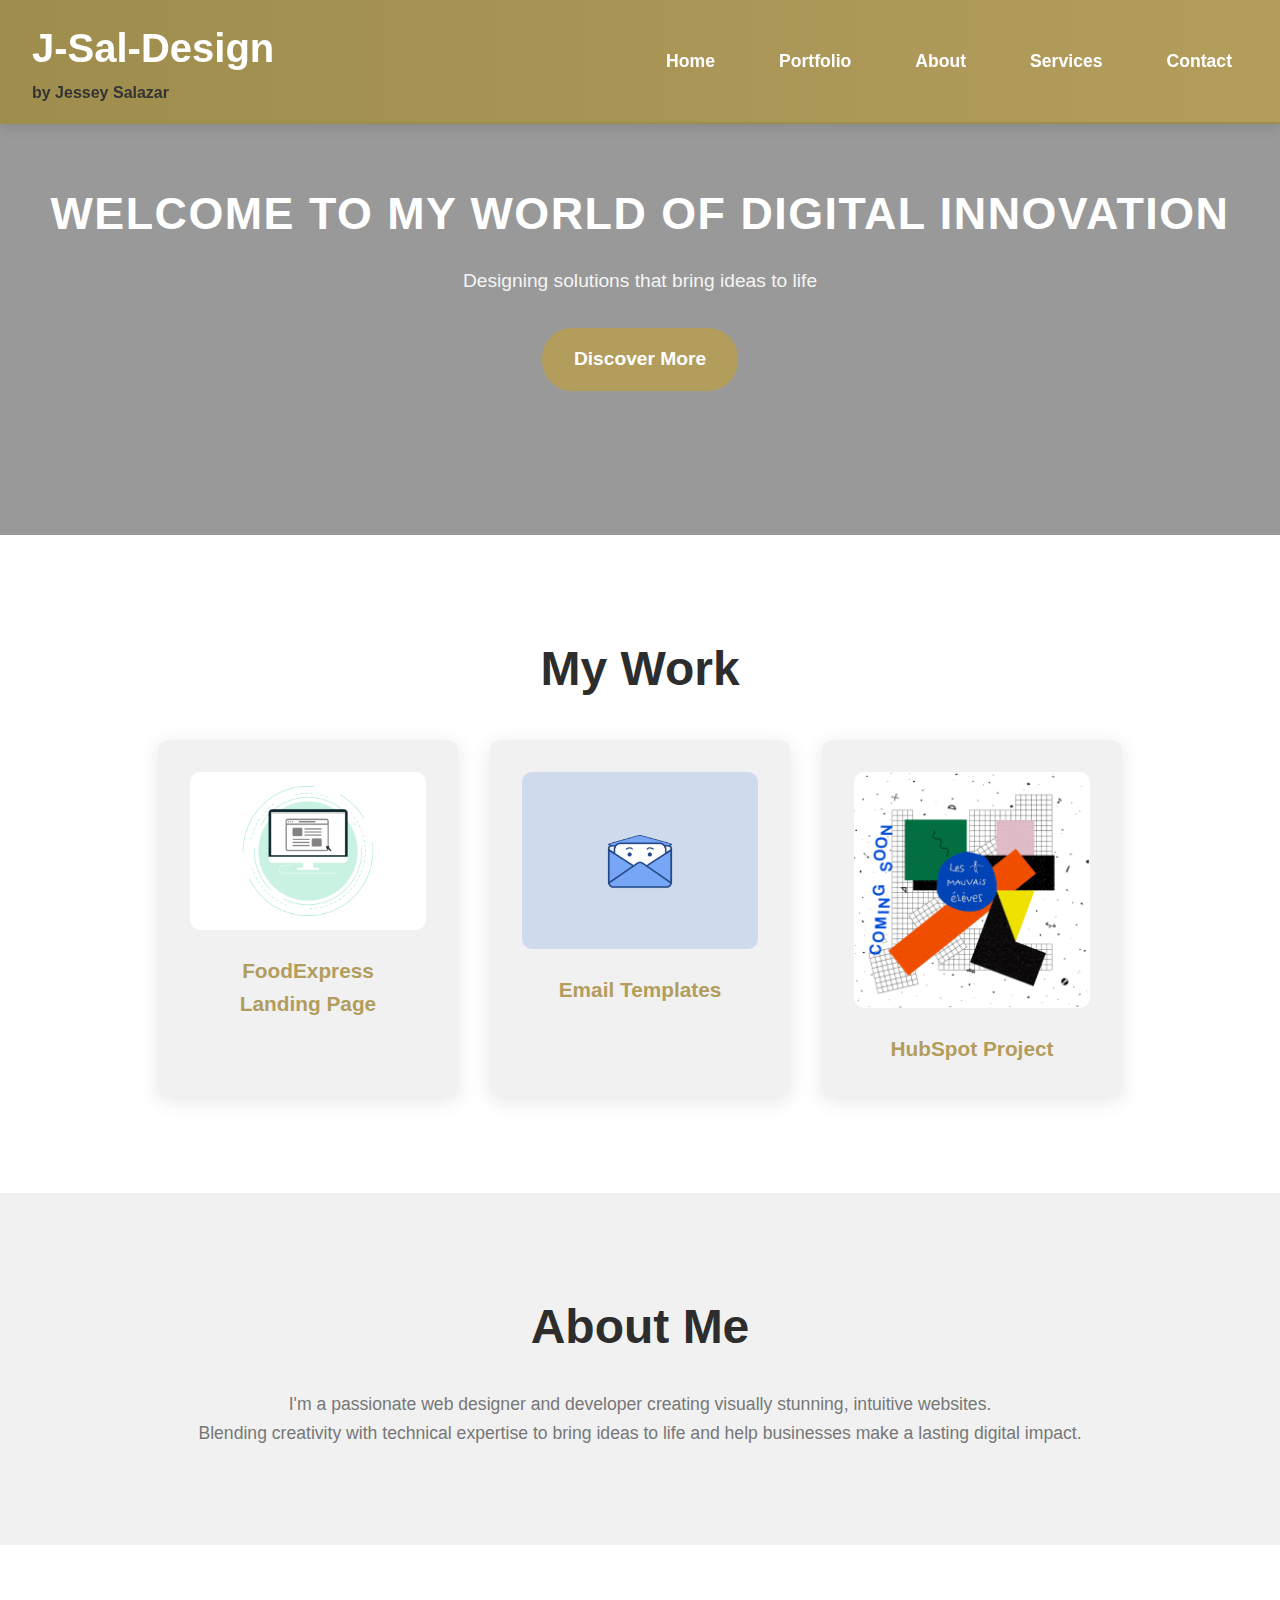
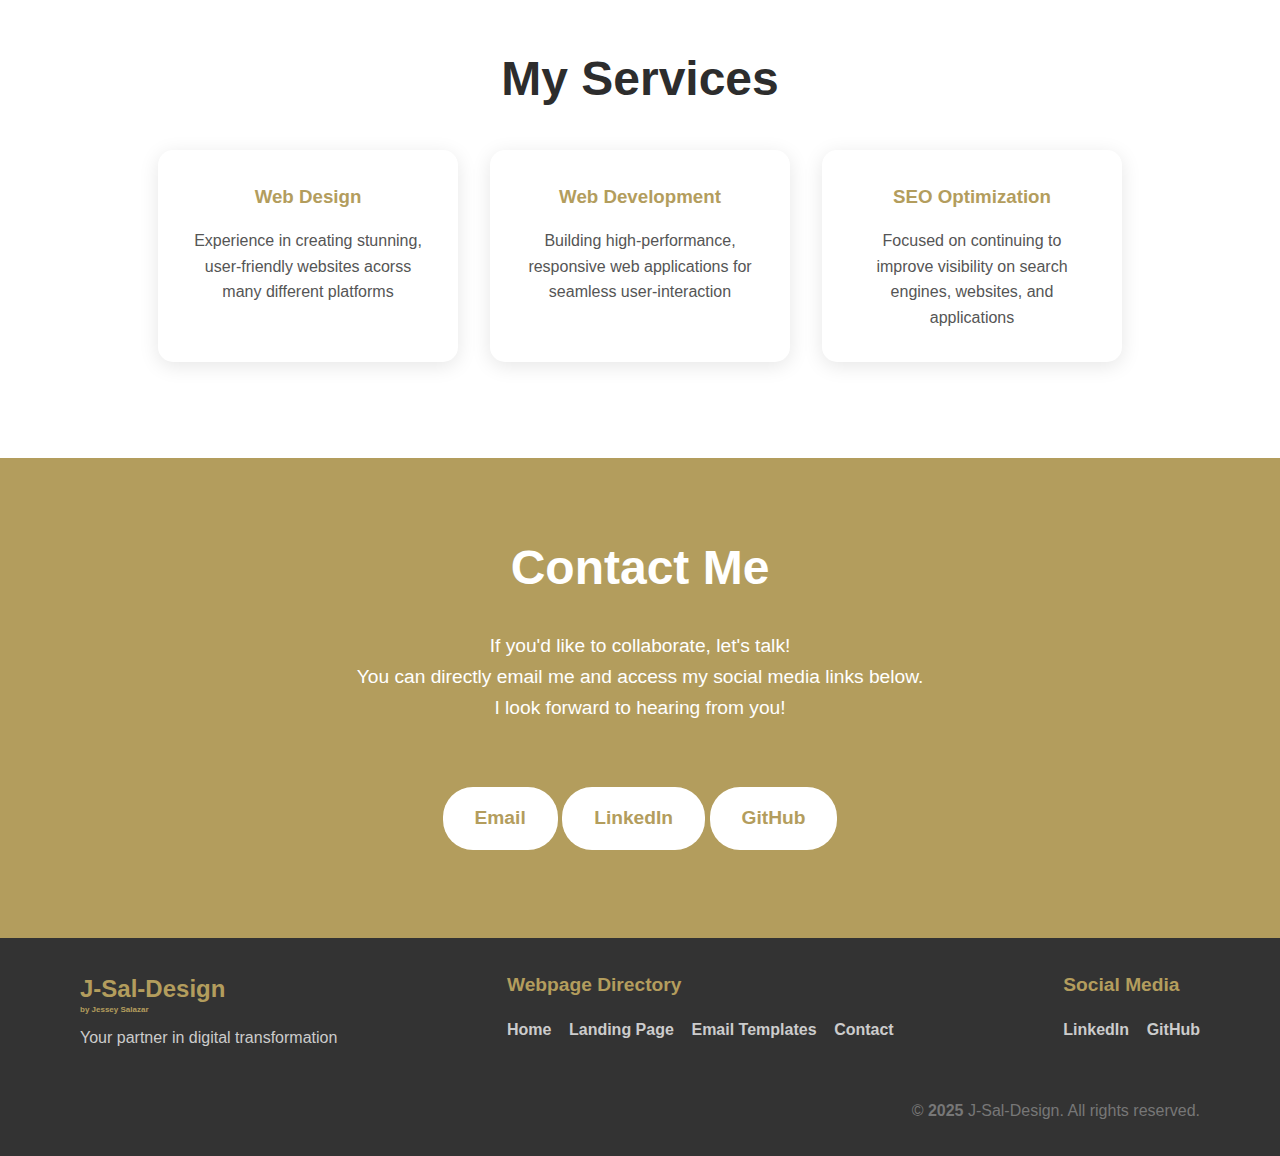
<file: index.html>
<!DOCTYPE html>
<html lang="en">

<head>
    <meta charset="UTF-8">
    <meta name="viewport" content="width=device-width, initial-scale=1.0">
    <title>Jessey's Portfolio</title>
    <link rel="stylesheet" href="HomePage.css">
</head>

<body>
    <!-- Navbar -->
    <nav id="navbar" class="navbar">
        <div class="logo">
            <h1>J-Sal-Design 
                <br>
                <h4>by Jessey Salazar</h4> 
            </h1>
        </div>
          <!-- Hamburger Menu Icon -->
        <div id="hamburger-menu" class="hamburger-menu">
            <span class="bar"></span>
            <span class="bar"></span>
            <span class="bar"></span>
        </div>
            <!-- Navbar Links -->
        <ul id="nav-links" class="nav-links">
            <li><a href="#home">Home</a></li>
            <li><a href="#portfolio">Portfolio</a></li>
            <li><a href="#about">About</a></li>
            <li><a href="#services">Services</a></li>
            <li><a href="#contact">Contact</a></li>
        </ul>
    </nav>

    <!-- Hero Section -->
    <section id="home" class="hero">
        <div class="hero-content">
            <h1>Welcome to my World of Digital Innovation</h1>
            <p>Designing solutions that bring ideas to life</p>
            <a href="#portfolio" class="cta-btn">Discover More</a>
        </div>
    </section>

      <!-- Portfolio Section -->
      <section id="portfolio" class="portfolio animate-on-scroll">
        <h2>My Work</h2>
        <div class="portfolio-cards">
            <div class="card">
                <a href="landing.html" target="_blank" rel="noopener noreferrer">
                    <img src="HomePage.Resources/LandingPageThumbnail.gif" alt="FoodExpress Background">
                    <h3>FoodExpress <br> Landing Page</h3>
                </a>
            </div>
            <div class="card">
                <a href="Email.HomePage.html">
                    <img src="EmailHomePageResources/backgroundhomepage.gif" alt="You Got Mail Gif">
                    <h3>Email Templates</h3>
                </a>
            </div>
            <div class="card">
                <a href="https://j-sal-design-48881886.hubspotpagebuilder.com/guiding-tails" target="_blank" rel="noopener noreferrer">
                    <img src="HomePage.Resources /GGVA.gif" alt="Coming Soon Gif">
                    <h3>HubSpot Project</h3>
                </a>
            </div>
        </div>
    </section>

      <!-- About Section -->
      <section id="about" class="about animate-on-scroll">
        <div class="about-content">
            <h2>About Me</h2>
            <p>I'm a passionate web designer and developer creating visually stunning, intuitive websites. <br> Blending creativity with technical expertise to bring ideas to life and help businesses make a lasting digital impact.</p>
        </div>
    </section>

    <!-- Services Section -->
    <section id="services" class="services animate-on-scroll">
        <h2>My Services</h2>
        <div class="service-cards">
            <div class="card">
                <h3>Web Design</h3>
                <p>Experience in creating stunning, user-friendly websites acorss many different platforms</p>
            </div>
            <div class="card">
                <h3>Web Development</h3>
                <p>Building high-performance, responsive web applications for seamless user-interaction</p>
            </div>
            <div class="card">
                <h3>SEO Optimization</h3>
                <p>Focused on continuing to improve visibility on search engines, websites, and applications</p>
            </div>
        </div>
    </section>


    <!-- Contact Section -->
    <section id="contact" class="contact">
        <h2>Contact Me</h2>
        <p>If you'd like to collaborate, let's talk! <br> You can directly email me and access my social media links below.<br>I look forward to hearing from you!</p>
        <a href="mailto:jesseysalazar@gmail.com" class="cta-btn" target="_blank" rel="noopener noreferrer">Email</a>
        <a href="https://www.linkedin.com/in/j-sal" class="cta-btn" target="_blank" rel="noopener noreferrer">LinkedIn</a>
        <a href="https://github.com/J-Sal-Design" class="cta-btn" target="_blank" rel="noopener noreferrer">GitHub</a>
    </section>

    <script src="HomePage.js"></script>
</body>
<!-- Footer Section -->
<footer id="footer" class="footer">
  <div class="footer-content">
      <div class="footer-logo">
          <h2>J-Sal-Design 
            <h5>by Jessey Salazar</h5>
          </h2>
          <p>Your partner in digital transformation</p>
      </div>
         <div class="footer-links">
          <h2>Webpage Directory</h2>
             <ul>
                <li><a href="index.html">Home</a></li>
                <li><a href="landing.html">Landing Page</a></li>
                <li><a href="Email.HomePage.html">Email Templates</a></li>
                <li><a href="#contact">Contact</a></li>
            </ul>
        </div>
      <div class="footer-social">
            <h2>Social Media</h2>
                <ul>
                    <li><a href="https://www.linkedin.com/in/j-sal" target="_blank">LinkedIn</a></li>
                    <li><a href="https://github.com/J-Sal-Design" target="_blank" >GitHub</a></li>
                </ul>
      </div>
  </div>
  <div class="footer-bottom">
      <p>&copy; <span id="year">2025</span> J-Sal-Design. All rights reserved.</p>
  </div>
</footer>

</html>
</file>
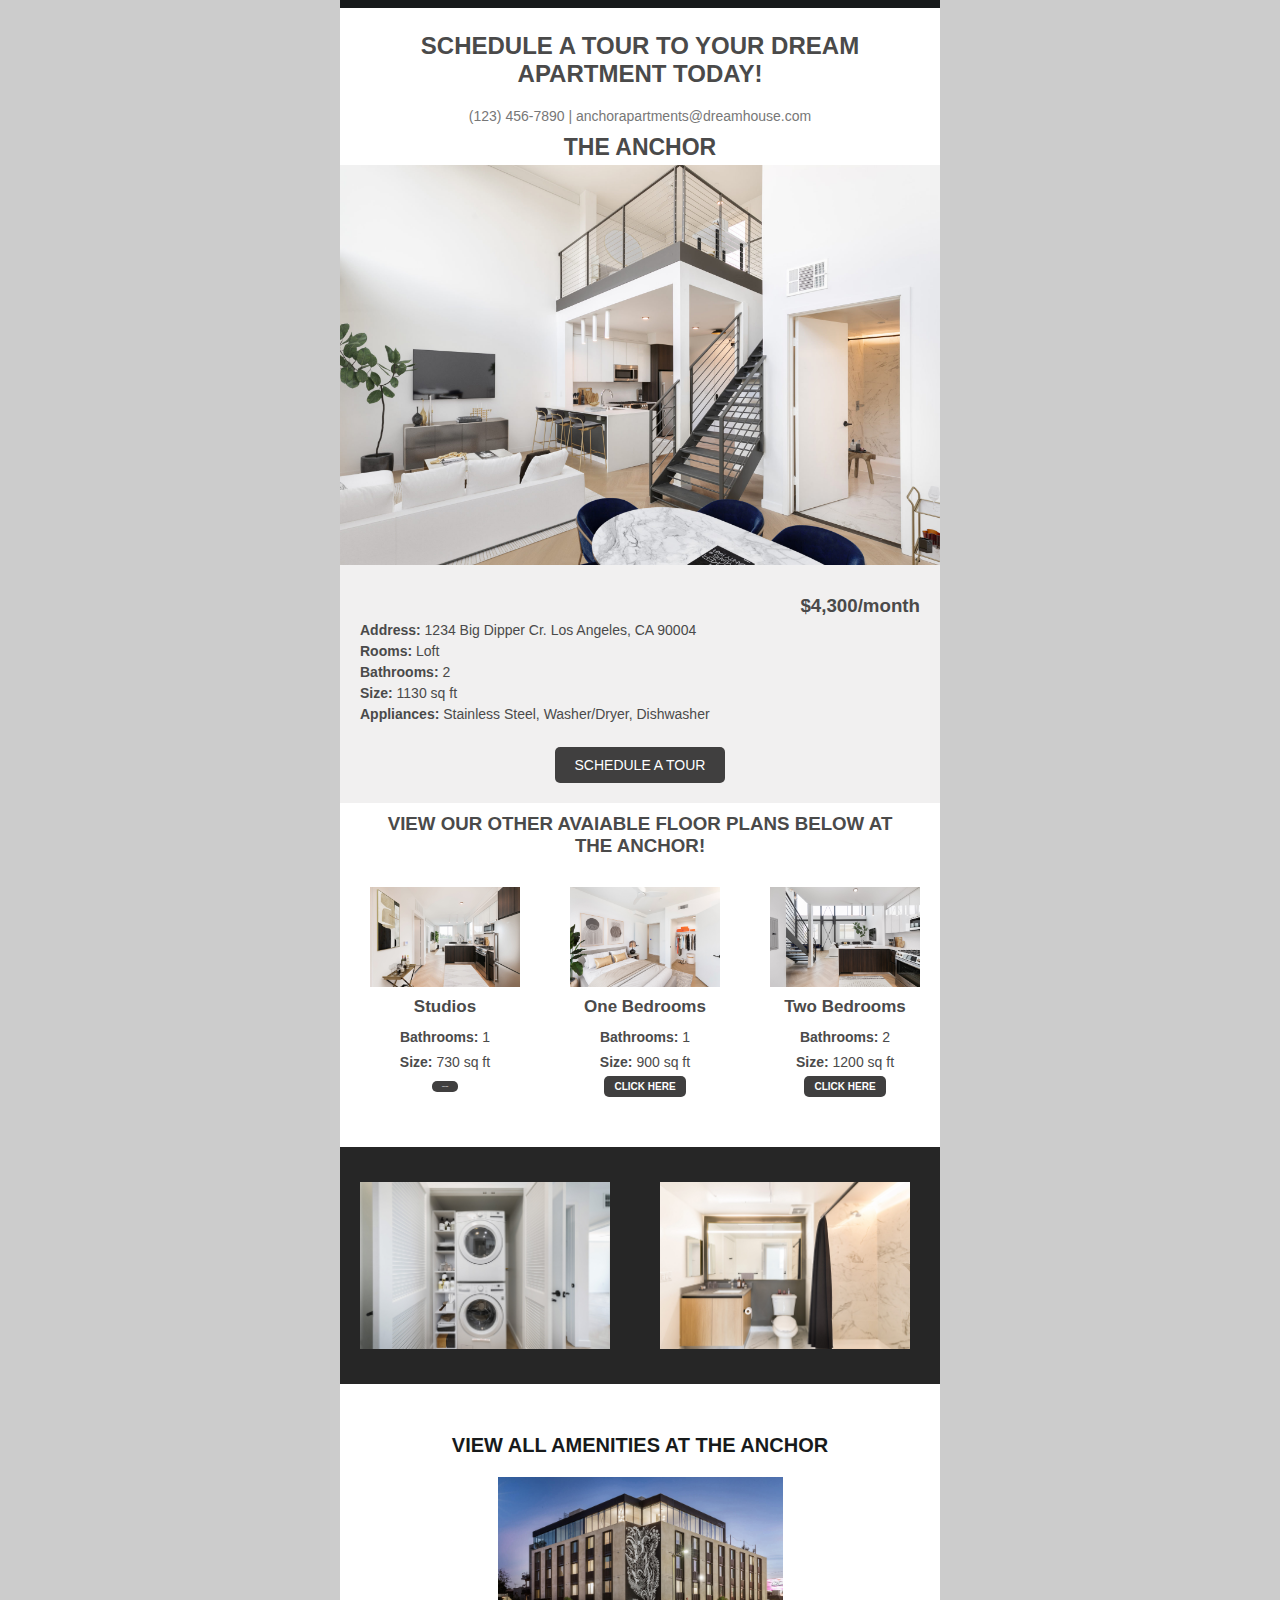
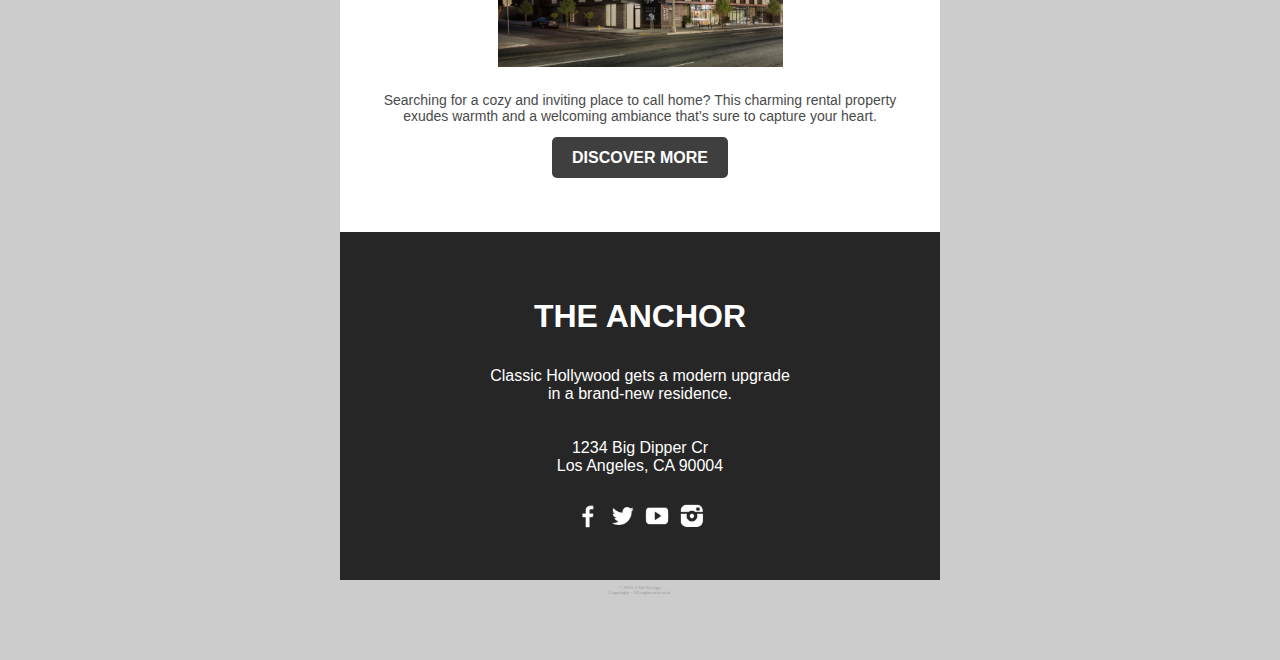
<file: CampaignEmail.html>
<!DOCTYPE html PUBLIC "-//W3C//DTD XHTML 1.0 Transitional//EN" "http://www.w3.org/TR/xhtml1/DTD/xhtml1-transitional.dtd">
<html xmlns="http://www.w3.org/1999/xhtml">
  <head>
    <meta http-equiv="Content-Type" content="text/html; charset=utf-8">
    <meta http-equiv="X-UA-Compatible" content="IE=edge">
    <meta name="viewport" content="width=device-width, initial-scale=1.0">
    <title>J-Sal Design Email Template</title>
    
  </head>
  <body style="margin:0;background-color:#cccccc;">
    <center class="wrapper" style="width:100%;table-layout:fixed;background-color:#cccccc;padding-bottom:60px;">
      <table class="main" width="100%" style="background-color:#ffffff;margin:0 auto;width:100%;max-width:600px;border-spacing:0;font-family:sans-serif;color:#171a1b;">
<!-- TOP BORDER -->
        <tr>
          <td height="8" style="padding:0;background-color: #171a1b;"></td>
        </tr>
<!-- LOGO SECTION -->
        <tr>
          <td style="padding: 14px 0 4px;">
            <table width="100%" style="border-spacing:0;">
              <tr>
                <td class="two-columns" style="padding:0;text-align:center;font-size:0;">
                  <table class="column" style="border-spacing:0;width:100%;max-width:300px;display:inline-block;vertical-align:top;text-align:center;">
                    <tr>
                     
                      <h1 style="margin: 10px; font-size: 24px; color: #4a4a4a;text-transform: uppercase;">Schedule a tour to your dream <br>apartment today!</h1>
                      
                      <p style="margin: 0; padding: 10px; color: #777; font-size: 14px;">
                      (123) 456-7890 | <a href="#" style="text-decoration: none; color: #777;">anchorapartments@dreamhouse.com</a></p>
                      <h3>
                        <a href="#" style="text-decoration: none; color: #4a4a4a; margin: 0; text-transform: uppercase; font-size: 23px;">The Anchor</a>
                      </h3>
                    </tr>
                  </table>
                </td>
              </tr>
            </table>
          </td>
        </tr>
<!-- BANNER IMAGE -->
        <tr>
          <td class="banner-image" style="padding:0;background-image: url(CampaignEmailResources/Loft.jpeg); height: 400px; background-size: cover; text-align: center;">
            <table class="content-banner" style="border-spacing:0;width: 100%; height: 100%; display: table;">
              <tr>
                <td class="padding-banner" style="padding: 0 50px; color: #ffffff; text-align: center; vertical-align: middle;">
                  
                </td>
              </tr>
            </table>
          </td>
        </tr>

        <tr>
          <td style="padding: 20px; background-color: #f1f0f0; text-align: center;">
            <h3 style="color:#555;margin:5px 0;;color:#4a4a4a;margin-top:10px; text-align: right;">$4,300/month</h3>
                <div style="text-align: left; display: inline;">
                <p style="font-size:14px;color:#4a4a4a;margin:5px 0;"><strong>Address:</strong> 1234 Big Dipper Cr. Los Angeles, CA 90004</p>
                <p style="font-size:14px;color:#4a4a4a;margin:5px 0;"><strong>Rooms:</strong> Loft</p>
                <p style="font-size:14px;color:#4a4a4a;margin:5px 0;"><strong>Bathrooms:</strong> 2</p>
                <p style="font-size:14px;color:#4a4a4a;margin:5px 0;"><strong>Size:</strong> 1130 sq ft</p>
                <p style="font-size:14px;color:#4a4a4a;margin:5px 0; padding-bottom: 20px;"><strong>Appliances:</strong> Stainless Steel, Washer/Dryer, Dishwasher</p>
               </div>
              
                <a href="#" style="display: inline-block; padding: 10px 20px; background-color: #403f3f; color: #ffffff; text-decoration: none; border-radius: 5px; font-size: 14px; text-transform: uppercase;">Schedule a Tour</a>
          </td>
        </tr>
        <!-- THREE COLUMN SECTION -->
        <tr>
          <td style="padding: 0;">
            <h3 style="color:#555;margin:5px 0;;color:#4a4a4a;margin-top:10px; text-align: center; text-transform: uppercase;">View our other avaiable floor plans below at <br> The Anchor!</h3>
            <table width="100%" style="border-spacing:0;">
              <tr>
                <td class="three-columns" style="padding:0;text-align:center;font-size:0;padding: 0 0 25px;">
                  <table class="column" style="border-spacing:0;width:100%;max-width:200px;display:inline-block;vertical-align:top;text-align:center;">
                    <tr>
                      <td class="padding" style="padding:0;padding:25px;">
                        <table class="content" style="border-spacing:0;font-size:15px;line-height:20px;padding:0 5px;">
                          <tr>
                            <td style="padding:0;">
                              <a href="#"><img src="CampaignEmailResources/kitchen.jpeg" alt="Kitchen" width="150" style="border:0;max-width: 150px;"></a>
                            </td>
                          </tr>
                          <tr>
                            <td style="padding: 0;">
                              <a href="#" style="text-decoration: none; color: #4a4a4a;"><p style="font-weight: bold; font-size: 17px; padding: 0; margin: 10px 0;">Studios</p></a>
                              <div style="text-align: center; display: inline;">
                                <p style="font-size:14px;color:#4a4a4a;margin:5px 0;"><strong>Bathrooms:</strong> 1</p>
                                <p style="font-size:14px;color:#4a4a4a;margin:5px 0;"><strong>Size:</strong> 730 sq ft</p>
                               </div>
                              <a href="#" style="text-decoration: none;color: #ffffff; border-radius: 5px; font-weight: bold;background-color: #403f3f; padding: 5px 10px; font-size: 1px; text-transform: uppercase;">Click Here</a>
                            </td>
                          </tr>
                        </table>
                      </td>
                    </tr>
                  </table>
                  <table class="column" style="border-spacing:0;width:100%;max-width:200px;display:inline-block;vertical-align:top;text-align:center;">
                    <tr>
                      <td class="padding" style="padding:0;padding:25px;">
                        <table class="content" style="border-spacing:0;font-size:15px;line-height:20px;padding:0 5px;">
                          <tr>
                            <td style="padding:0;">
                              <a href="#"><img src="CampaignEmailResources/Onebedroom.jpg" alt="One Bedroom" width="150" style="border:0;max-width: 150px;"></a>
                            </td>
                          </tr>
                          <tr>
                            <td style="padding: 0;">
                              <a href="#" style="text-decoration: none; color: #4a4a4a;"><p style="font-weight: bold; font-size: 17px; padding: 0; margin: 10px 0;">One Bedrooms</p></a>
                              <div style="text-align: center; display: inline;">
                                <p style="font-size:14px;color:#4a4a4a;margin:5px 0;"><strong>Bathrooms:</strong> 1</p>
                                <p style="font-size:14px;color:#4a4a4a;margin:5px 0;"><strong>Size:</strong> 900 sq ft</p>
                               </div>
                              <a href="#" style="text-decoration: none;color: #ffffff; border-radius: 5px; font-weight: bold;background-color: #403f3f; padding: 5px 10px; font-size: 10px; text-transform: uppercase;">Click Here</a>
                            </td>
                          </tr>
                        </table>
                      </td>
                    </tr>
                  </table>
                  <table class="column" style="border-spacing:0;width:100%;max-width:200px;display:inline-block;vertical-align:top;text-align:center;">
                    <tr>
                      <td class="padding" style="padding:0;padding:25px;">
                        <table class="content" style="border-spacing:0;font-size:15px;line-height:20px;padding:0 5px;">
                          <tr>
                            <td style="padding:0;">
                              <a href="#"><img src="CampaignEmailResources/LoftKitchen.jpg" alt="Loft Kitchen" width="150" style="border:0;max-width: 150px;"></a>
                            </td>
                          </tr>
                          <tr>
                            <td style="padding: 0;">
                              <a href="#" style="text-decoration: none; color: #4a4a4a;"><p style="font-weight: bold; font-size: 17px; padding: 0; margin: 10px 0;">Two Bedrooms</p></a>
                              <div style="text-align: center; display: inline;">
                                <p style="font-size:14px;color:#4a4a4a;margin:5px 0;"><strong>Bathrooms:</strong> 2</p>
                                <p style="font-size:14px;color:#4a4a4a;margin:5px 0;"><strong>Size:</strong> 1200 sq ft</p>
                               </div>
                              <a href="#" style="text-decoration: none;color: #ffffff; border-radius: 5px; font-weight: bold;background-color: #403f3f; padding: 5px 10px; font-size: 10px; text-transform: uppercase;">Click Here</a>
                            </td>
                          </tr>
                        </table>
                      </td>
                    </tr>
                  </table>
                </td>
              </tr>
            </table>
          </td>
        </tr>
        <!-- TWO COLUMN SECTION -->
        <tr>
          <td style="padding:0;background-color: #262626; color: #ffffff;">
            <table width="100%" style="border-spacing:0;">
              <tr>
                <td class="two-columns last" style="padding:0;text-align:center;font-size:0;padding:15px 0;">
                  <table class="column" style="border-spacing:0;width:100%;max-width:300px;display:inline-block;vertical-align:top;text-align:center;">
                    <tr>
                      <td class="padding" style="padding:0;padding:20px;">
                        <table class="content" style="border-spacing:0;font-size:15px;line-height:20px;text-align:left;">
                          <tr>
                            <td style="padding:0; ">
                              <a href="#"><img src="CampaignEmailResources/WD.jpg" alt="" width="250" style="border:0;max-width: 250px;"></a>
                            </td>
                          </tr>
                        </table>
                      </td>
                    </tr>
                  </table>
                  <table class="column" style="border-spacing:0;width:100%;max-width:300px;display:inline-block;vertical-align:top;">
                    <tr>
                      <td class="padding" style="padding:20px;">
                        <table class="content" style="border-spacing:0;font-size:15px;line-height:20px;text-align:left;">
                          <tr>
                            <td style="padding:0;">
                              <a href="#"><img src="CampaignEmailResources/Bathrooms.jpg" alt="" width="250" style="border:0;max-width: 250px;"></a>
                            </td>
                          </tr>
                        </table>
                      </td>
                    </tr>
                </td>
              </tr>
            </table>
          </td>
        </tr>
      </table>
    </td>
  </tr>
        <!-- TITLE, TEXT & BUTTON -->
        <tr>
          <td style="padding: 15px 0 50px;">
            <table width="100%" style="border-spacing:0;">
              <tr>
                <td style="text-align: center;padding: 15px;">
                  <p style="font-size: 20px;font-weight: bold; text-transform: uppercase;">View All Amenities at The Anchor</p>
                  <a href="#"><img src="CampaignEmailResources/background.jpeg" alt="" style="width: 50%;"></a>

                  <p style="padding: 15px; margin: 10px 0; font-size: 14px; color: #4a4a4a;">
                    Searching for a cozy and inviting place to call home? This charming rental property exudes warmth and a welcoming ambiance that’s sure to capture your heart.</p>
                  <a href="#" class="button-dark" style="background-color: #403f3f; color: #ffffff;text-decoration: none;padding: 12px 20px;border-radius: 5px;font-weight: bold;text-transform: uppercase;">Discover More</a>
                </td>
              </tr>
            </table>
          </td>
        </tr>
        <!-- FOOTER SECTION -->
        <tr>
          <td style="padding:0;background-color: #262626;">
            <table width="100%" style="border-spacing:0;">
              <tr>
                <td style="text-align: center;padding: 45px 20px;color: #ffffff;">
                  <a href="#" style="text-decoration: none; color: #ffffff; text-transform: uppercase;"><h1>The Anchor</h1></a>
                  <p style="padding: 10px;">Classic Hollywood gets a modern upgrade  <br> in a brand-new residence.</p>
                  <a href="#" style="color: #ffffff; text-decoration: none;"><p style="padding: 10px;">1234 Big Dipper Cr <br>
                     Los Angeles, CA 90004</p></a>
                  <a href="#"><img src="CampaignEmailResources/white-facebook.png" alt="Facebook Logo" width="30" style="border:0;"></a>
                  <a href="#"><img src="CampaignEmailResources/white-twitter.png" alt="Twitter Logo" width="30" style="border:0;"></a>
                  <a href="#"><img src="CampaignEmailResources/white-youtube.png" alt="YouTube Logo" width="30" style="border:0;"></a>
                  <a href="#"><img src="CampaignEmailResources/white-instagram.png" alt="Intsagram Logo" width="30" style="border:0;"></a>
                </td>
              </tr>
            </table>
          </td>
        </tr>
      </table>
      <tr>
        <td style="margin-top: 3px;">
            <p style="text-align: center; color: #999; font-size: 5px;">&copy; <span id="year">2025</span> J-Sal-Design. <br> Copyright - All rights reserved.</p>
        </td>
      </tr>
    </center>
  </body>
</html>





<!-- Begin Social Share **you can remove this to center the template :) -->
<!-- <style> 
	.btn:hover {
		color: white;
		opacity: .8;
		transform: scale(1.02);
	}
</style> -->
<!-- Button trigger modal -->
<!-- <button type="button" class="btn btn-sm btn-danger" style="position: absolute; right: 7px; bottom: 7px;transition: transform .3s ease;" data-toggle="modal" data-target="#socialModal">
  Subscribe!
</button> -->
<!-- Modal -->
<!-- 
<div class="modal fade" id="socialModal" style="font-family: 'Poppins', sans-serif;">
  <div class="modal-dialog modal-md" role="document">
    <div class="modal-content" style="background-color: rgba(255, 255, 255, .9)!important;border: 0;">
      <div class="modal-header" style="display: none;">
        <button type="button" class="close" data-dismiss="modal">
          <span aria-hidden="true">&times;</span>
        </button>
      </div>
			<div class="modal-body">
				<div class="container-fluid text-center">
					<div class="row justify-content-center px-0">
						<div class="col-12">
							<h2 class="pt-2 pb-4">Subscribe & turn on notifications! <i class="fas fa-bell"></i></h2>
						</div>
						<div class="col-lg-5 my-2">
							-->
<!-- YOUTUBE CHANNEL -->
<!-- 
							<a class="btn btn-lg" href="https://www.youtube.com/channel/UCZWoe3ezD_dZTZgQnDyBgFQ/?sub_confirmation=1" target="_blank" style="background-color: red;color: white;transition: transform .3s ease;"><i class="fab fa-youtube"></i> Subscribe
							</a>
						</div>
						<div class="col-12">
							<h6 class="pt-4 pb-0"><a href="https://responsivehtmlemail.com/html-email-course/" target="_blank">www.responsivehtmlemail.com</a></h6>
						</div>
					</div>
				</div>
			</div>
    </div>
  </div>
</div>
<link rel="stylesheet" href="https://stackpath.bootstrapcdn.com/bootstrap/4.3.1/css/bootstrap.min.css" integrity="sha384-ggOyR0iXCbMQv3Xipma34MD+dH/1fQ784/j6cY/iJTQUOhcWr7x9JvoRxT2MZw1T" crossorigin="anonymous">
<link href="https://fonts.googleapis.com/css?family=Poppins:100,200,300,400&display=swap" rel="stylesheet">
<script src="https://cdnjs.cloudflare.com/ajax/libs/font-awesome/5.13.0/js/all.min.js"></script>
<script src="https://code.jquery.com/jquery-3.3.1.slim.min.js" integrity="sha384-q8i/X+965DzO0rT7abK41JStQIAqVgRVzpbzo5smXKp4YfRvH+8abtTE1Pi6jizo" crossorigin="anonymous"></script>
<script src="https://cdnjs.cloudflare.com/ajax/libs/popper.js/1.14.7/umd/popper.min.js" integrity="sha384-UO2eT0CpHqdSJQ6hJty5KVphtPhzWj9WO1clHTMGa3JDZwrnQq4sF86dIHNDz0W1" crossorigin="anonymous"></script>
<script src="https://stackpath.bootstrapcdn.com/bootstrap/4.3.1/js/bootstrap.min.js" integrity="sha384-JjSmVgyd0p3pXB1rRibZUAYoIIy6OrQ6VrjIEaFf/nJGzIxFDsf4x0xIM+B07jRM" crossorigin="anonymous"></script>
<script>
	$(this).delay(2000).queue(function() { /*-- CHANGE DELAY TIME --*/
		$("#socialModal").modal('show');
	});
</script>  -->
</file>
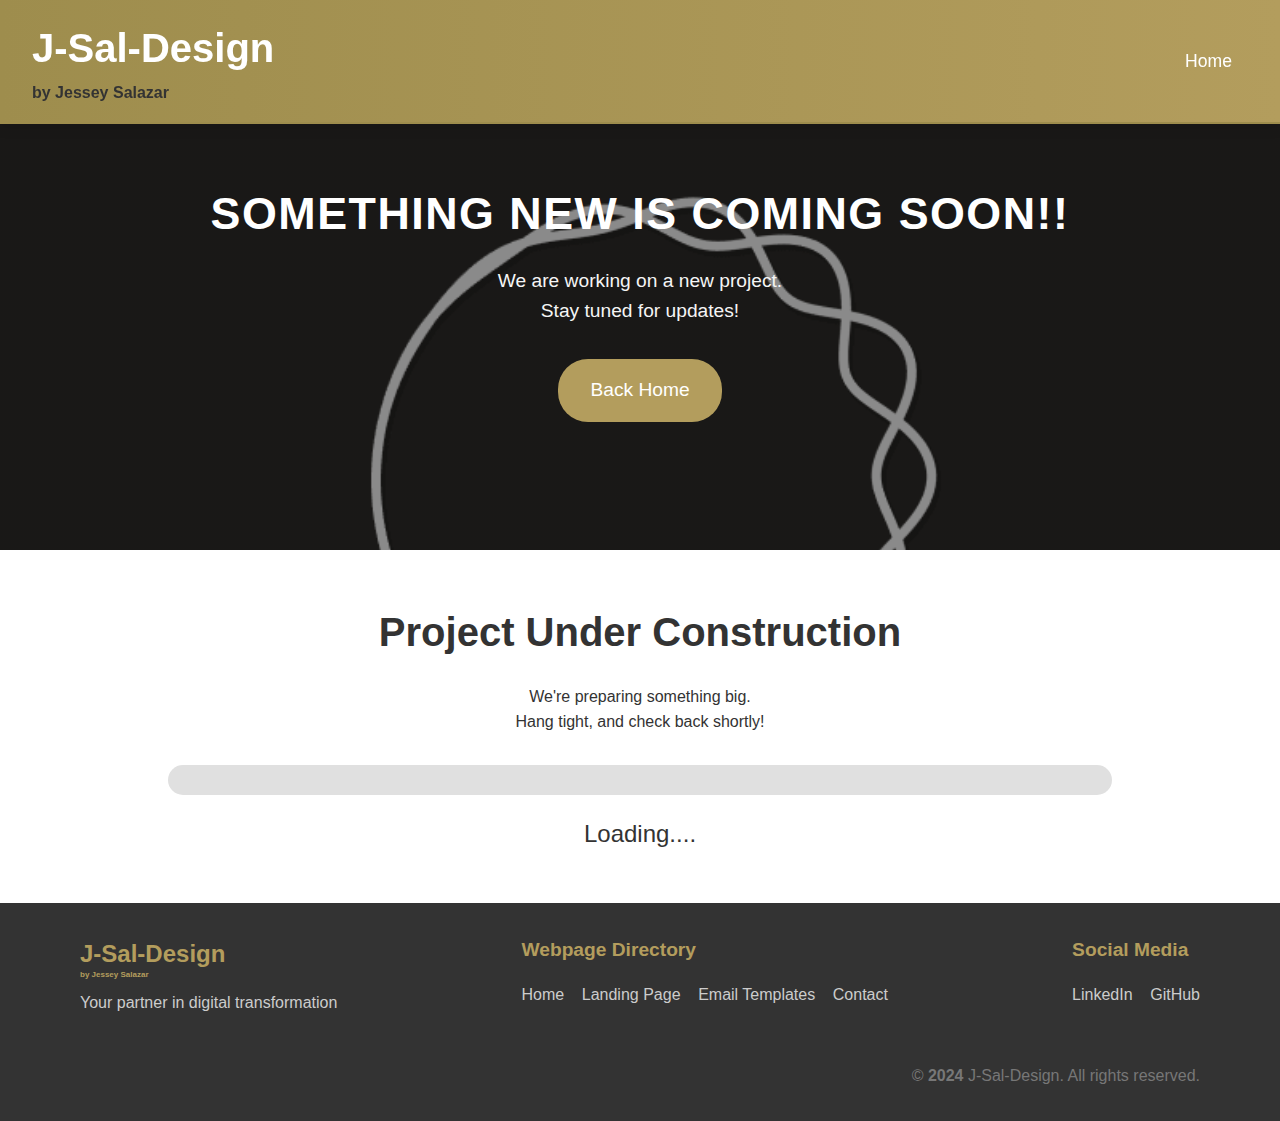
<file: ComingSoon.html>
<!DOCTYPE html>
<html lang="en">
<head>
  <meta charset="UTF-8">
  <meta name="viewport" content="width=device-width, initial-scale=1.0">
  <title>Coming Soon - J-Sal-Design</title>
  <link rel="stylesheet" href="ComingSoon.css">
</head>
<body>

  <!-- Navbar -->
  <nav id="navbar" class="navbar">
    <div class="logo">
      <h1>J-Sal-Design <br><h4>by Jessey Salazar</h4></h1>
    </div>
    <!-- Hamburger Menu Icon -->
    <div id="hamburger-menu" class="hamburger-menu">
      <span class="bar"></span>
      <span class="bar"></span>
      <span class="bar"></span>
    </div>
    <!-- Navbar Links -->
    <ul id="nav-links" class="nav-links">
      <li><a href="index.html">Home</a></li>
      <!-- <li><a href="index.html#portfolio">Portfolio</a></li> -->
    </ul>
  </nav>

  <!-- Hero Section -->
  <section class="hero coming-soon">
    <div class="hero-content">
      <h1>Something New is Coming Soon!!</h1>
      <p>We are working on a new project.<br>Stay tuned for updates!</p>
      <a href="index.html" class="cta-btn">Back Home</a>
    </div>
  </section>

  <!-- Interactive Section for Loading Simulation -->
<div class="interactive">
  <div class="loading-info">
    <h2>Project Under Construction</h2>
    <p>We're preparing something big.<br>Hang tight, and check back shortly!</p>
  </div>

  <!-- Loading Bar -->
  <div class="loading-bar-container">
    <div class="loading-bar" id="loading-bar"></div>
  </div>

  <div class="loading-status">
    <p id="loading-text">Loading....</p>
  </div>
</div>


  <!-- Footer Section -->
  <footer id="footer" class="footer">
    <div class="footer-content">
      <div class="footer-logo">
        <h2>J-Sal-Design <h5>by Jessey Salazar</h5></h2>
        <p>Your partner in digital transformation</p>
      </div>
      <div class="footer-links">
        <h2>Webpage Directory</h2>
        <ul>
          <li><a href="index.html">Home</a></li>
          <li><a href="landing.html">Landing Page</a></li>
          <li><a href="Email.HomePage.html">Email Templates</a></li>
          <li><a href="index.html#contact">Contact</a></li>
        </ul>
      </div>
      <div class="footer-social">
        <h2>Social Media</h2>
        <ul>
          <li><a href="https://www.linkedin.com/in/j-sal" target="_blank">LinkedIn</a></li>
          <li><a href="https://github.com/J-Sal-Design" target="_blank">GitHub</a></li>
        </ul>
      </div>
    </div>
    <div class="footer-bottom">
      <p>&copy; <span id="year">2024</span> J-Sal-Design. All rights reserved.</p>
    </div>
  </footer>

  <script src="ComingSoon.js"></script>
</body>
</html>
</file>
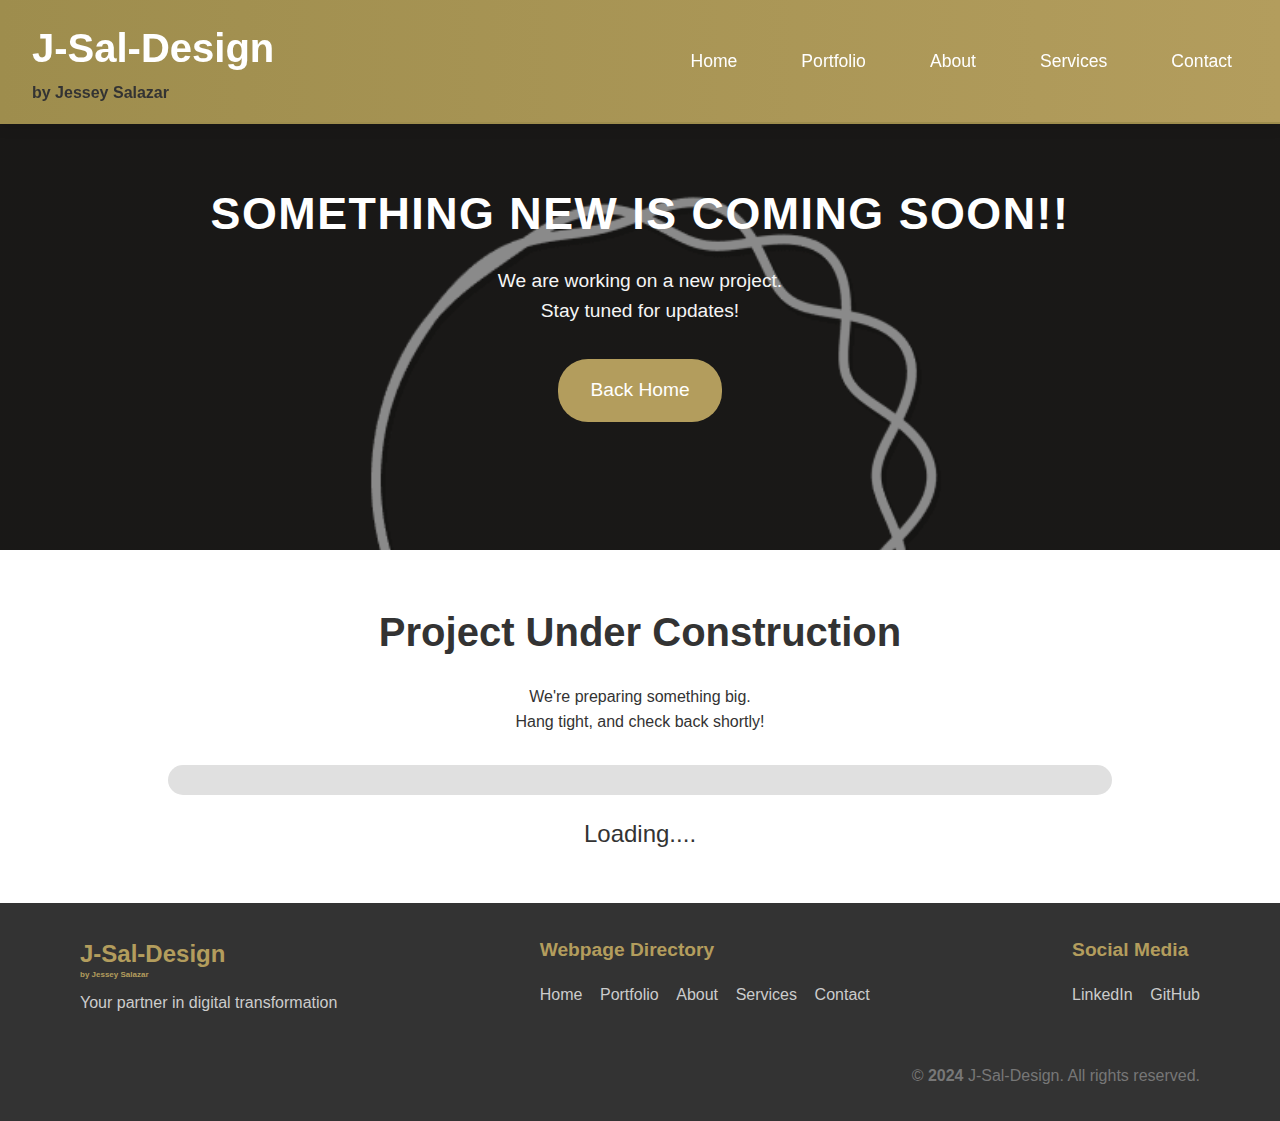
<file: comingsoon.html>
<!DOCTYPE html>
<html lang="en">
<head>
  <meta charset="UTF-8">
  <meta name="viewport" content="width=device-width, initial-scale=1.0">
  <title>Coming Soon - J-Sal-Design</title>
  <link rel="stylesheet" href="comingsoon.css">
</head>
<body>

  <!-- Navbar -->
  <nav id="navbar" class="navbar">
    <div class="logo">
      <h1>J-Sal-Design <br><h4>by Jessey Salazar</h4></h1>
    </div>
    <!-- Hamburger Menu Icon -->
    <div id="hamburger-menu" class="hamburger-menu">
      <span class="bar"></span>
      <span class="bar"></span>
      <span class="bar"></span>
    </div>
    <!-- Navbar Links -->
    <ul id="nav-links" class="nav-links">
      <li><a href="index.html">Home</a></li>
      <li><a href="index.html#portfolio">Portfolio</a></li>
      <li><a href="index.html#about">About</a></li>
      <li><a href="index.html#services">Services</a></li>
      <li><a href="index.html#contact">Contact</a></li>
    </ul>
  </nav>

  <!-- Hero Section -->
  <section class="hero coming-soon">
    <div class="hero-content">
      <h1>Something New is Coming Soon!!</h1>
      <p>We are working on a new project.<br>Stay tuned for updates!</p>
      <a href="../Main.HomePage/index.html" class="cta-btn">Back Home</a>
    </div>
  </section>

  <!-- Interactive Section for Loading Simulation -->
<div class="interactive">
  <div class="loading-info">
    <h2>Project Under Construction</h2>
    <p>We're preparing something big.<br>Hang tight, and check back shortly!</p>
  </div>

  <!-- Loading Bar -->
  <div class="loading-bar-container">
    <div class="loading-bar" id="loading-bar"></div>
  </div>

  <div class="loading-status">
    <p id="loading-text">Loading....</p>
  </div>
</div>


  <!-- Footer Section -->
  <footer id="footer" class="footer">
    <div class="footer-content">
      <div class="footer-logo">
        <h2>J-Sal-Design <h5>by Jessey Salazar</h5></h2>
        <p>Your partner in digital transformation</p>
      </div>
      <div class="footer-links">
        <h2>Webpage Directory</h2>
        <ul>
          <li><a href="index.html">Home</a></li>
          <li><a href="index.html#portfolio">Portfolio</a></li>
          <li><a href="index.html#about">About</a></li>
          <li><a href="index.html#services">Services</a></li>
          <li><a href="index.html#contact">Contact</a></li>
        </ul>
      </div>
      <div class="footer-social">
        <h2>Social Media</h2>
        <ul>
          <li><a href="https://www.linkedin.com/in/j-sal" target="_blank">LinkedIn</a></li>
          <li><a href="https://github.com/J-Sal-Design" target="_blank">GitHub</a></li>
        </ul>
      </div>
    </div>
    <div class="footer-bottom">
      <p>&copy; <span id="year">2024</span> J-Sal-Design. All rights reserved.</p>
    </div>
  </footer>

  <script src="comingsoon.js"></script>
</body>
</html>
</file>
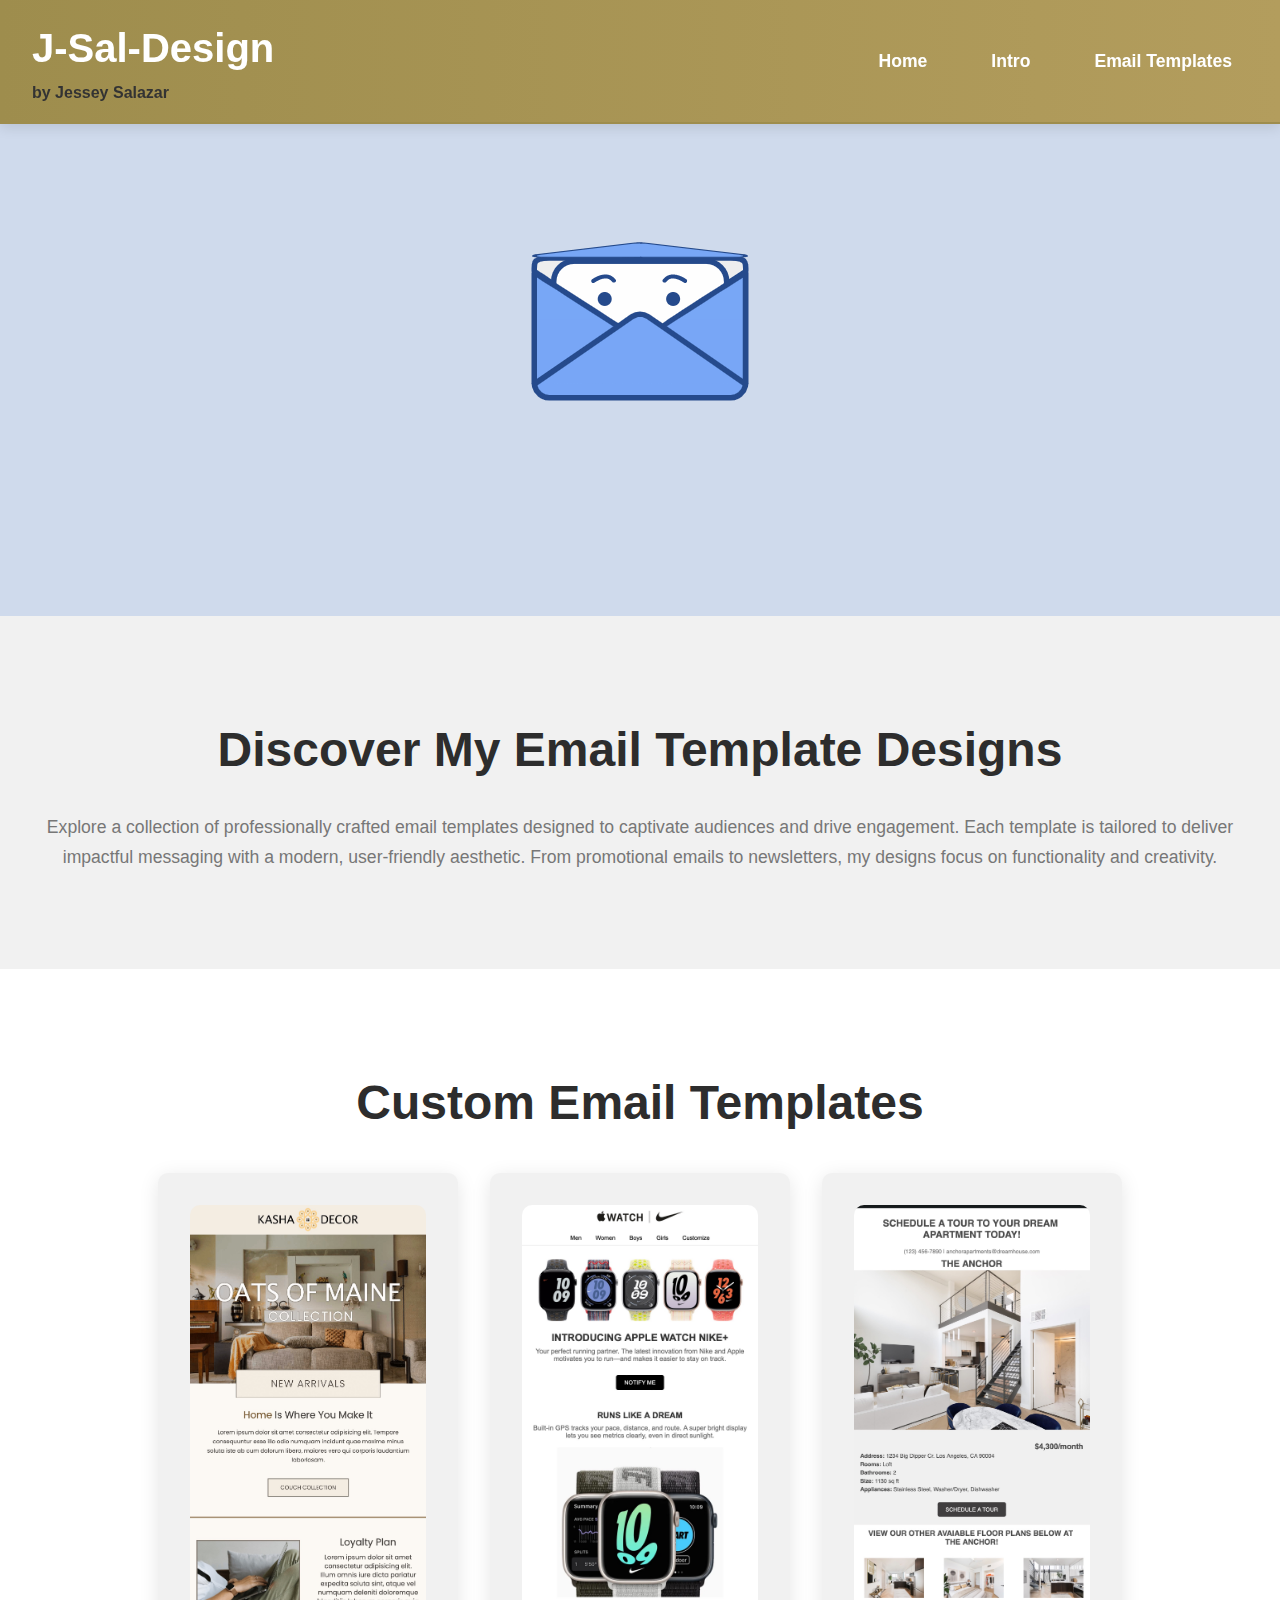
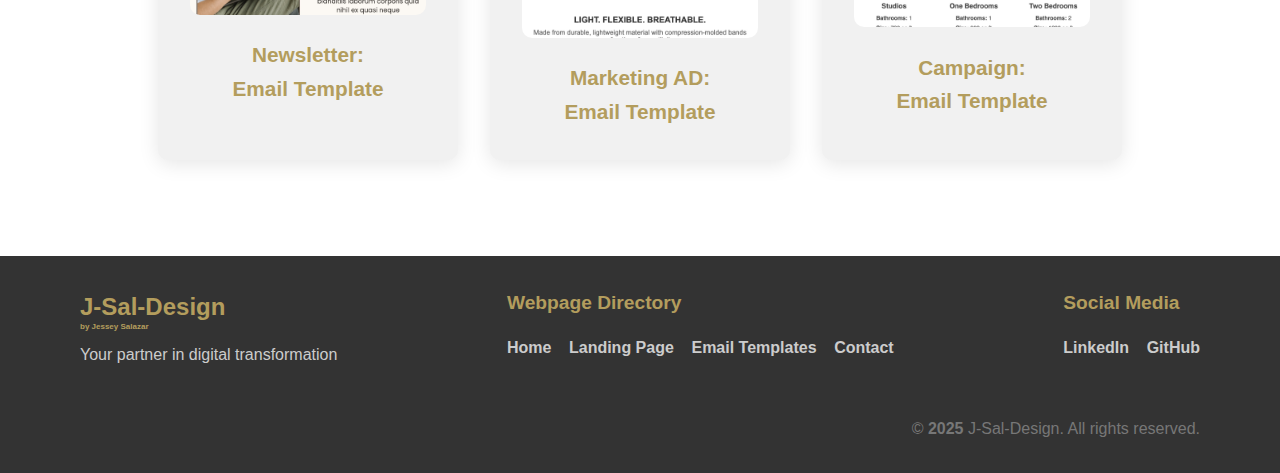
<file: Email.HomePage.html>
<!DOCTYPE html>
<html lang="en">

<head>
    <meta charset="UTF-8">
    <meta name="viewport" content="width=device-width, initial-scale=1.0">
    <title>Jessey's Portfolio</title>
    <link rel="stylesheet" href="Emailstyle.css">
</head>

<body>
<!-- Navbar -->
        <nav id="navbar" class="navbar">
            <div class="logo">
                <h1>J-Sal-Design 
                    <br>
                    <h4>by Jessey Salazar</h4> 
                </h1>
            </div>
            <!-- Hamburger Menu Icon -->
            <div id="hamburger-menu" class="hamburger-menu">
                <span class="bar"></span>
                <span class="bar"></span>
                <span class="bar"></span>
            </div>
                <!-- Navbar Links -->
            <ul id="nav-links" class="nav-links">
                <li><a href="index.html">Home</a></li>
                <li><a href="#about">Intro</a></li>
                <li><a href="#portfolio">Email Templates</a></li>
            </ul>
        </nav>

<!-- Hero Section -->
        <section id="home" class="hero">
            <div class="hero-content">
            </div>
        </section>

<!-- About Section -->
        <section id="about" class="about animate-on-scroll">
            <div class="about-content">
                <h2>Discover My Email Template Designs</h2>
                    <p>Explore a collection of professionally crafted email templates designed to captivate audiences and drive engagement. Each template is tailored to deliver impactful messaging with a modern, user-friendly aesthetic. From promotional emails to newsletters, my designs focus on functionality and creativity.</p>
                </div>
        </section>

      <!-- Portfolio Section -->
      <section id="portfolio" class="portfolio animate-on-scroll">
        <h2>Custom Email Templates</h2>
        <div class="portfolio-cards">
            <div class="card">
                <a href="NewsLetter.html" target="_blank" rel="noopener noreferrer">
                    <img src="NewsLetterResources/NewsLetterADBackground.jpeg" alt="Newsletter Email Template">
                    <h3>Newsletter:<br>Email Template</h3>
                </a>
            </div>
            <div class="card">
               <a href="emailApple.html" target="_blank" rel="noopener noreferrer">
                   <img src="emailAppleResources/MarketingADBackground.jpeg" alt="Marketing AD Email Template">
                   <h3>Marketing AD:<br>Email Template</h3>
               </a>
           </div>
           <div class="card">
            <a href="CampaignEmail.html" target="_blank" rel="noopener noreferrer">
                <img src="CampaignEmailResources/ThumbnailAnchor.jpeg" alt="Email Template">
                <h3>Campaign:<br>Email Template</h3>
            </a>
        </div>
        </div>
    </section>




    <script src="script.js"></script>
</body>
<!-- Footer Section -->
        <footer id="footer" class="footer">
        <div class="footer-content">
            <div class="footer-logo">
                <h2>J-Sal-Design 
                    <h5>by Jessey Salazar</h5>
                </h2>
                <p>Your partner in digital transformation</p>
            </div>
                <div class="footer-links">
                <h2>Webpage Directory</h2>
                    <ul>
                        <li><a href="index.html">Home</a></li>
                        <li><a href="landing.html">Landing Page</a></li>
                        <li><a href="Email.HomePage.html">Email Templates</a></li>
                        <li><a href="index.html#contact">Contact</a></li>
                    </ul>
                </div>
            <div class="footer-social">
                <h2>Social Media</h2>
                <ul>
                    <li><a href="https://www.linkedin.com/in/j-sal" target="_blank">LinkedIn</a></li>
                    <li><a href="https://github.com/J-Sal-Design" target="_blank" >GitHub</a></li>
                </ul>
            </div>
        </div>
        <div class="footer-bottom">
            <p>&copy; <span id="year">2025</span> J-Sal-Design. All rights reserved.</p>
        </div>
        </footer>

</html>
</file>
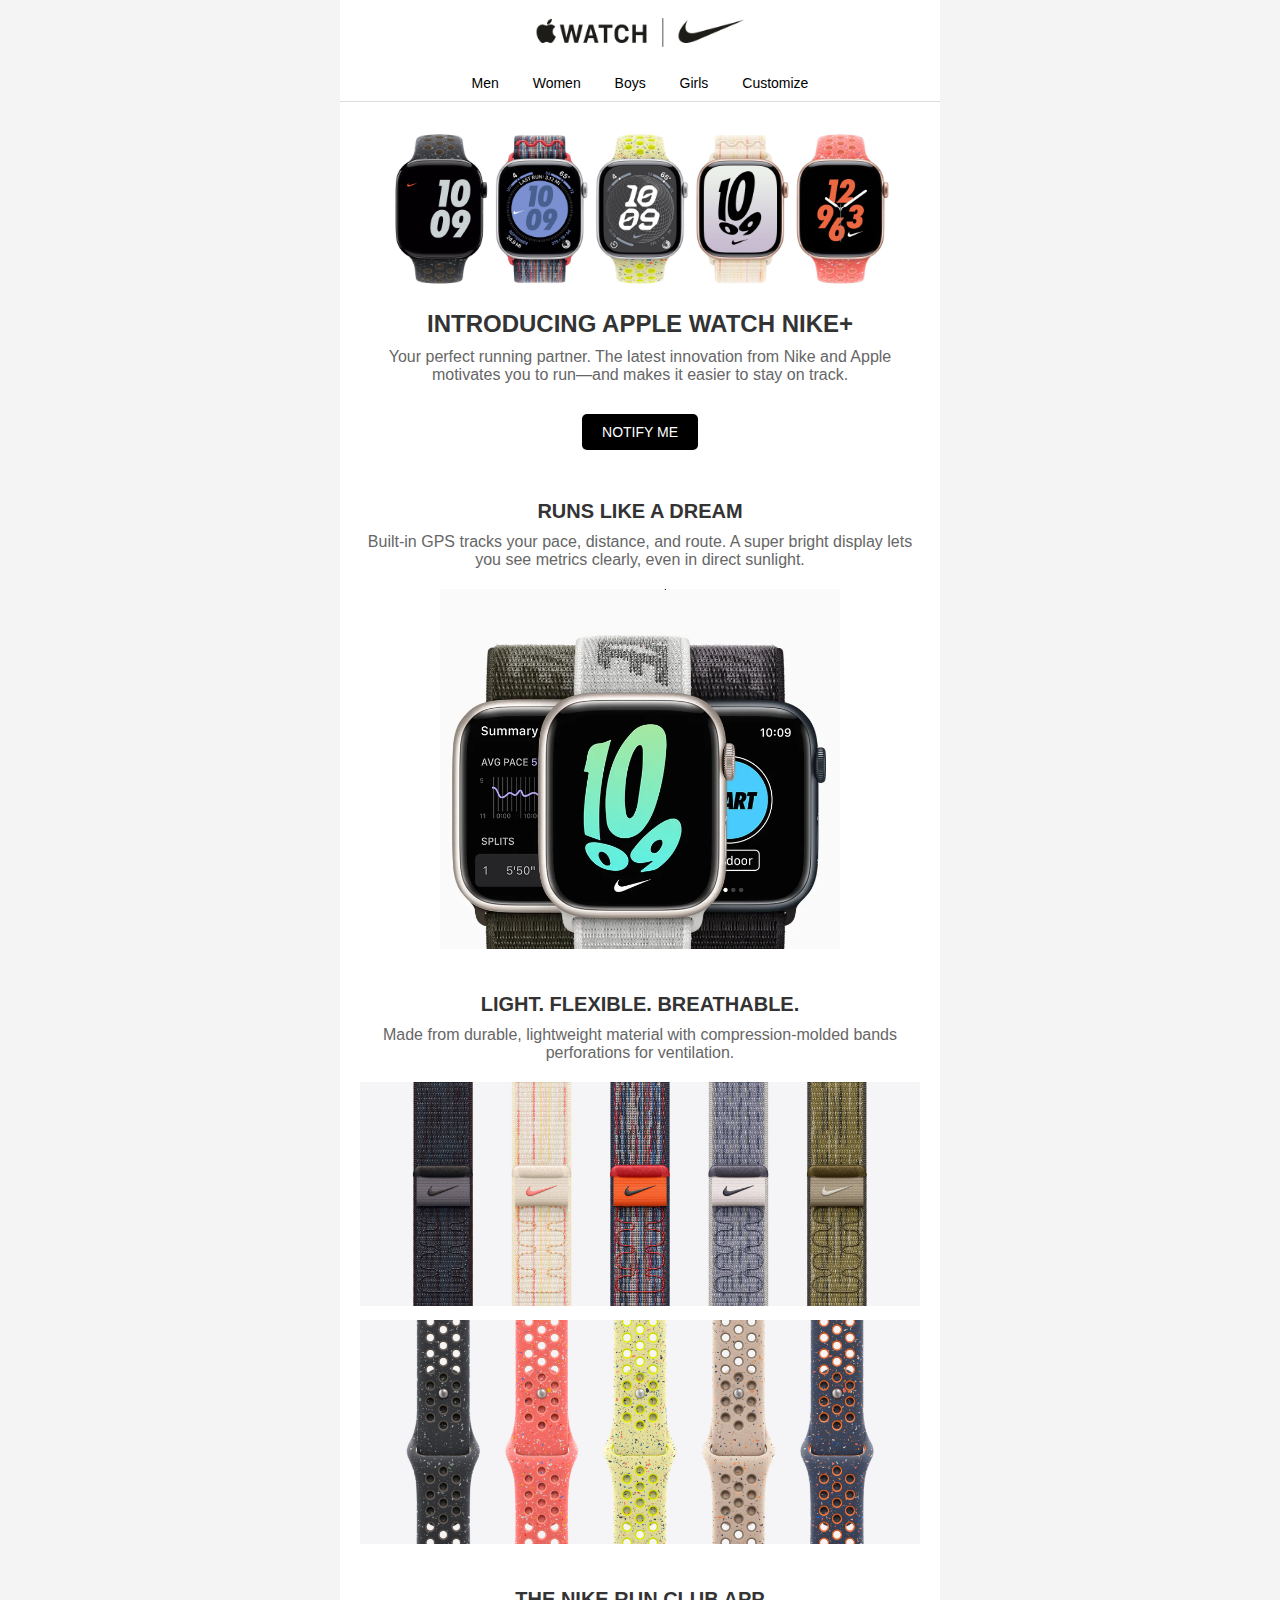
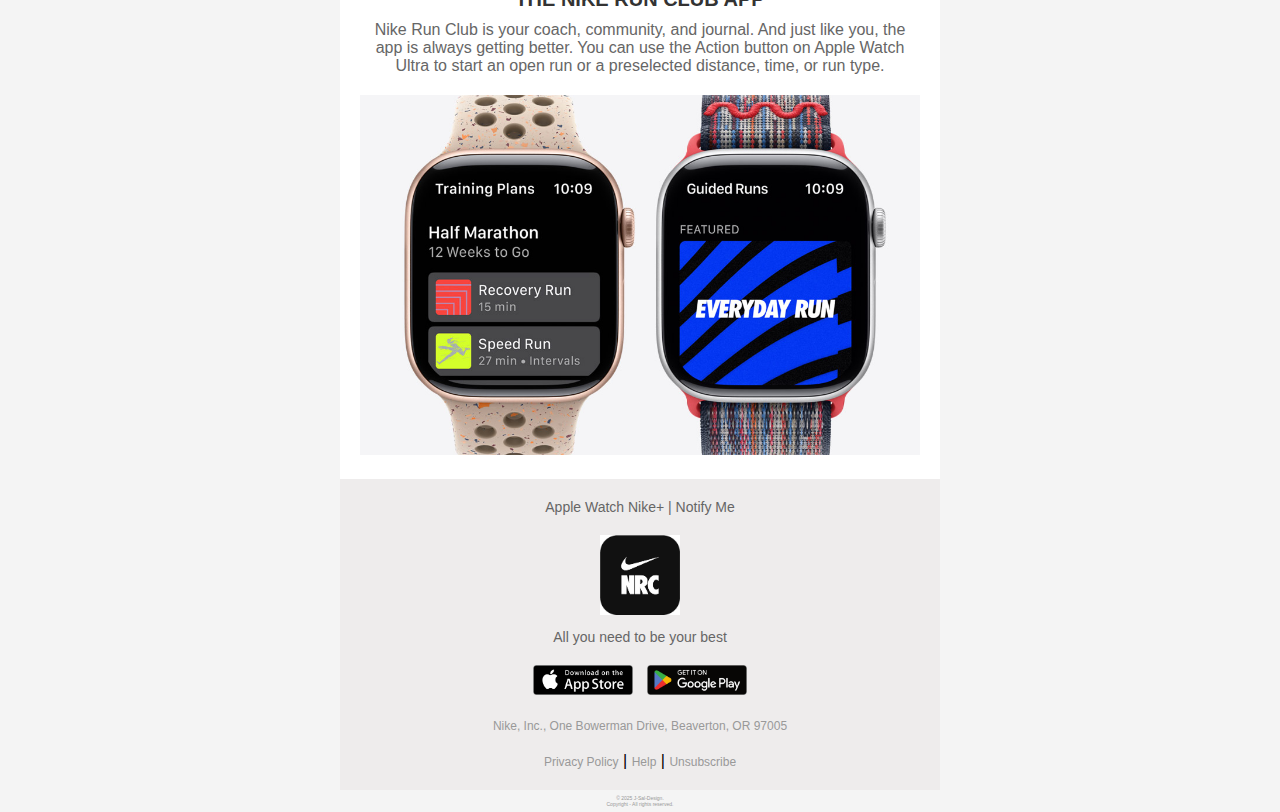
<file: emailApple.html>
<!DOCTYPE html>
<html>
<head>
  <meta charset="UTF-8">
  <meta name="viewport" content="width=device-width, initial-scale=1.0">
  <title>Apple Watch Nike+</title>
  <style>
    body {
      margin: 0;
      padding: 0;
      background-color: #f4f4f4;
      font-family: Arial, sans-serif;
    }
    a {
      text-decoration: none;
      color: inherit;
    }
  </style>
</head>
<body>
  <table align="center" border="0" cellpadding="0" cellspacing="0" width="100%" style="max-width: 600px; background-color: #ffffff;">
    <!-- Header -->
    <tr>
      <td align="center" style="padding: 10px 0; background-color: #ffffff;">
        <a href="#"><img src="emailAppleResources/apple-watch-nike.logo.png" alt="Nike Logo" style="display: block; width: 300px; aspect-ratio: 20 / 3; object-fit: cover;"></a>
      </td>
    </tr>
    <!-- Navbar -->
    <tr>
      <td align="center" style="padding: 10px; font-size: 14px; background-color: #ffffff; border-bottom: 1px solid #ddd;">
        <a href="#" style="margin: 0 15px; color: #000;">Men</a>
        <a href="#" style="margin: 0 15px; color: #000;">Women</a>
        <a href="#" style="margin: 0 15px; color: #000;">Boys</a>
        <a href="#" style="margin: 0 15px; color: #000;">Girls</a>
        <a href="#" style="margin: 0 15px; color: #000;">Customize</a>
      </td>
    </tr>
    <!-- Hero Section -->
    <tr>
      <td align="center" style="padding: 30px;">
        <img src="emailAppleResources/hero-watch.jpeg" alt="Apple Watch Nike+" style="width: 100%; max-width: 500px; margin-bottom: 20px;">
        <h1 style="font-size: 24px; color: #333; margin: 0;">INTRODUCING APPLE WATCH NIKE+</h1>
        <p style="font-size: 16px; color: #666; margin: 10px 0;">Your perfect running partner. The latest innovation from Nike and Apple motivates you to run—and makes it easier to stay on track.</p>
        <a href="#" style="display: inline-block; padding: 10px 20px; background-color: #000; color: #fff; text-decoration: none; font-size: 14px; border-radius: 5px; margin: 20px 0 0 0">NOTIFY ME</a>
      </td>
    </tr>
    <!-- Product Features -->
    <tr>
      <td style="padding: 20px; text-align: center;">
        <h2 style="font-size: 20px; color: #333; margin: 0;">RUNS LIKE A DREAM</h2>
        <p style="font-size: 16px; color: #666; margin: 10px 0;">Built-in GPS tracks your pace, distance, and route. A super bright display lets you see metrics clearly, even in direct sunlight.</p>
        <img src="emailAppleResources/apple-watch-nike.webp" alt="Feature 1" style="width: 100%; max-width: 400px; margin-top: 10px; aspect-ratio: 10 / 9; object-fit: cover;">
      </td>
    </tr>
    <tr>
      <td style="padding: 20px; text-align: center;">
        <h2 style="font-size: 20px; color: #333; margin: 0;">LIGHT. FLEXIBLE. BREATHABLE.</h2>
        <p style="font-size: 16px; color: #666; margin: 10px 0;">Made from durable, lightweight material with compression-molded bands perforations for ventilation.</p>
        <img src="emailAppleResources/bands.jpeg" alt="Feature 2" style="width: 100%; max-width: 580px; margin-top: 10px; aspect-ratio: 10 / 4; object-fit: cover;">
        <img src="emailAppleResources/bands.2.jpeg" alt="Feature 2" style="width: 100%; max-width: 580px; margin-top: 10px; aspect-ratio: 10 / 4; object-fit: cover;">
      </td>
    </tr>
    <tr>
      <td style="padding: 20px; text-align: center;">
        <h2 style="font-size: 20px; color: #333; margin: 0;">THE NIKE RUN CLUB APP</h2>
        <p style="font-size: 16px; color: #666; margin: 10px 0;">Nike Run Club is your coach, community, and journal. And just like you, the app is always getting better. You can use the Action button on Apple Watch Ultra to start an open run or a preselected distance, time, or run type.</p>
        <img src="emailAppleResources/NRC.jpeg" alt="Feature 3" style="width: 100%; max-width: 580px; margin-top: 10px; aspect-ratio: 14 / 9; object-fit: cover;">
      </td>
    </tr>
    <!-- Footer -->
    <tr>
      <td align="center" style="padding: 20px; background-color: #eeecec;">
        <p style="font-size: 14px; color: #666; margin: 0;">Apple Watch Nike+ | Notify Me</p>
        <a href="#"><img src="emailAppleResources/nrc.app.png" alt="Nike Run Club App" style="width: 80px; margin: 20px 0 0 0; max-width: 100%;"></a>
        <p style="font-size: 14px; color: #666; margin: 10px 0;">All you need to be your best</p>
        <a href="#"><img src="emailAppleResources/apple.store.png" alt="App Store" style="width: 100px; margin-right: 10px; margin-top: 10px;"></a>
        <a href="#"><img src="emailAppleResources/google.store.png" alt="Google Play" style="width: 100px;margin-top: 10px;"></a>
        <p style="font-size: 12px; color: #999; margin-top: 20px;">Nike, Inc., One Bowerman Drive, Beaverton, OR 97005</p>
        <a href="#" style="font-size: 12px; color: #999; text-decoration: none; display: inline-block; margin-top: 10px;">Privacy Policy</a> | 
        <a href="#" style="font-size: 12px; color: #999; text-decoration: none; display: inline-block;">Help</a> | 
        <a href="#" style="font-size: 12px; color: #999; text-decoration: none; display: inline-block;">Unsubscribe</a>
      </td>
    </tr>
  </table>

  <tr>
    <td style="margin-top: 3px;">

        <p style="text-align: center; color: #999; font-size: 5px;">&copy; <span id="year">2025</span> J-Sal-Design. <br> Copyright - All rights reserved.</p>

    </td>
  </tr>
  
</body>
</html>
</file>
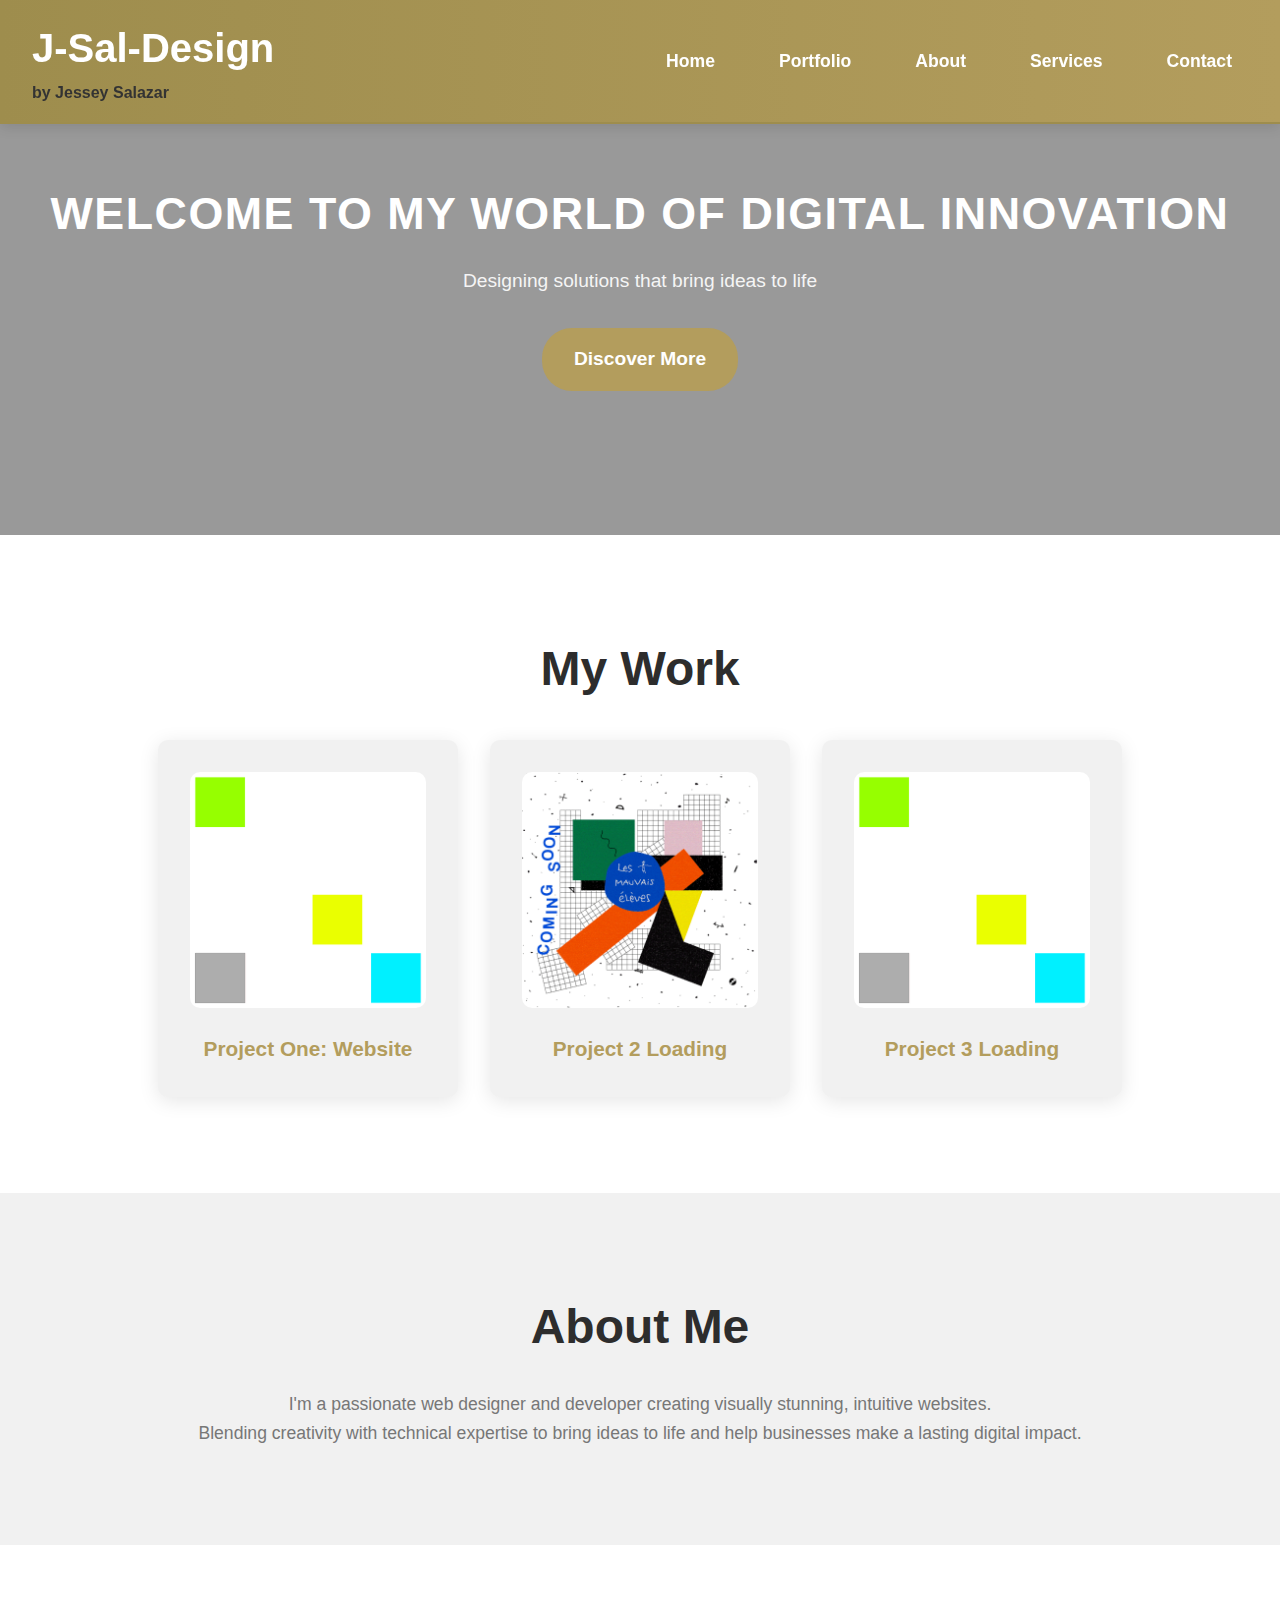
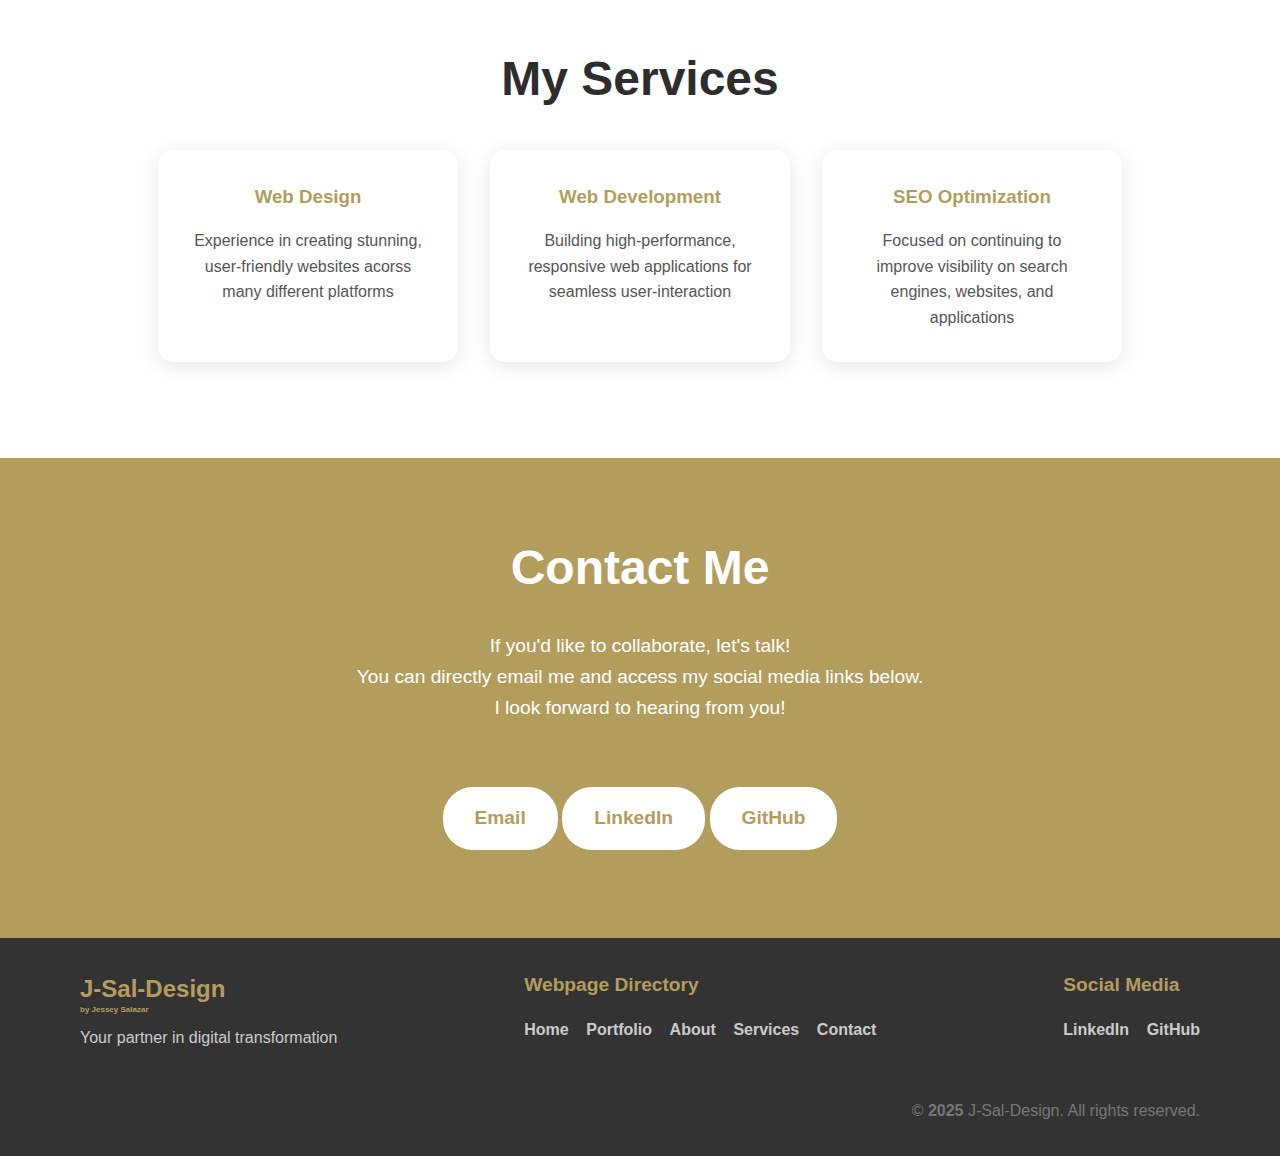
<file: homepage.html>
<!DOCTYPE html>
<html lang="en">

<head>
    <meta charset="UTF-8">
    <meta name="viewport" content="width=device-width, initial-scale=1.0">
    <title>Jessey's Portfolio</title>
    <link rel="stylesheet" href="homepage.css">
</head>

<body>
    <!-- Navbar -->
    <nav id="navbar" class="navbar">
        <div class="logo">
            <h1>J-Sal-Design 
                <br>
                <h4>by Jessey Salazar</h4> 
            </h1>
        </div>
          <!-- Hamburger Menu Icon -->
        <div id="hamburger-menu" class="hamburger-menu">
            <span class="bar"></span>
            <span class="bar"></span>
            <span class="bar"></span>
        </div>
            <!-- Navbar Links -->
        <ul id="nav-links" class="nav-links">
            <li><a href="#home">Home</a></li>
            <li><a href="#portfolio">Portfolio</a></li>
            <li><a href="#about">About</a></li>
            <li><a href="#services">Services</a></li>
            <li><a href="#contact">Contact</a></li>
        </ul>
    </nav>

    <!-- Hero Section -->
    <section id="home" class="hero">
        <div class="hero-content">
            <h1>Welcome to my World of Digital Innovation</h1>
            <p>Designing solutions that bring ideas to life</p>
            <a href="#portfolio" class="cta-btn">Discover More</a>
        </div>
    </section>

      <!-- Portfolio Section -->
      <section id="portfolio" class="portfolio animate-on-scroll">
        <h2>My Work</h2>
        <div class="portfolio-cards">
            <div class="card">
                <a href="landing.html" target="_blank" rel="noopener noreferrer">
                    <img src="R9ir.gif" alt="Website Creation">
                    <h3>Project One: Website</h3>
                </a>
            </div>
            <div class="card">
                <a href="comingsoon.html" target="_blank" rel="noopener noreferrer">
                    <img src="GGVA.gif" alt="Coming Soon Gif">
                    <h3>Project 2 Loading</h3>
                </a>
            </div>
            <div class="card">
                <a href="comingsoon.html" target="_blank" rel="noopener noreferrer">
                    <img src="R9ir.gif" alt="Textile Gif">
                    <h3>Project 3 Loading</h3>
                </a>
            </div>
        </div>
    </section>

      <!-- About Section -->
      <section id="about" class="about animate-on-scroll">
        <div class="about-content">
            <h2>About Me</h2>
            <p>I'm a passionate web designer and developer creating visually stunning, intuitive websites. <br> Blending creativity with technical expertise to bring ideas to life and help businesses make a lasting digital impact.</p>
        </div>
    </section>

    <!-- Services Section -->
    <section id="services" class="services animate-on-scroll">
        <h2>My Services</h2>
        <div class="service-cards">
            <div class="card">
                <h3>Web Design</h3>
                <p>Experience in creating stunning, user-friendly websites acorss many different platforms</p>
            </div>
            <div class="card">
                <h3>Web Development</h3>
                <p>Building high-performance, responsive web applications for seamless user-interaction</p>
            </div>
            <div class="card">
                <h3>SEO Optimization</h3>
                <p>Focused on continuing to improve visibility on search engines, websites, and applications</p>
            </div>
        </div>
    </section>


    <!-- Contact Section -->
    <section id="contact" class="contact">
        <h2>Contact Me</h2>
        <p>If you'd like to collaborate, let's talk! <br> You can directly email me and access my social media links below.<br>I look forward to hearing from you!</p>
        <a href="mailto:jesseysalazar@gmail.com" class="cta-btn" target="_blank" rel="noopener noreferrer">Email</a>
        <a href="https://www.linkedin.com/in/j-sal" class="cta-btn" target="_blank" rel="noopener noreferrer">LinkedIn</a>
        <a href="https://github.com/J-Sal-Design" class="cta-btn" target="_blank" rel="noopener noreferrer">GitHub</a>
    </section>

    <script src="script.js"></script>
</body>
<!-- Footer Section -->
<footer id="footer" class="footer">
  <div class="footer-content">
      <div class="footer-logo">
          <h2>J-Sal-Design 
            <h5>by Jessey Salazar</h5>
          </h2>
          <p>Your partner in digital transformation</p>
      </div>
         <div class="footer-links">
          <h2>Webpage Directory</h2>
             <ul>
                <li><a href="#home">Home</a></li>
                <li><a href="#portfolio">Portfolio</a></li>
                <li><a href="#about">About</a></li>
                <li><a href="#services">Services</a></li>
                <li><a href="#contact">Contact</a></li>
            </ul>
        </div>
      <div class="footer-social">
            <h2>Social Media</h2>
                <ul>
                    <li><a href="https://www.linkedin.com/in/j-sal" target="_blank">LinkedIn</a></li>
                    <li><a href="https://github.com/J-Sal-Design" target="_blank" >GitHub</a></li>
                </ul>
      </div>
  </div>
  <div class="footer-bottom">
      <p>&copy; <span id="year">2025</span> J-Sal-Design. All rights reserved.</p>
  </div>
</footer>

</html>
</file>
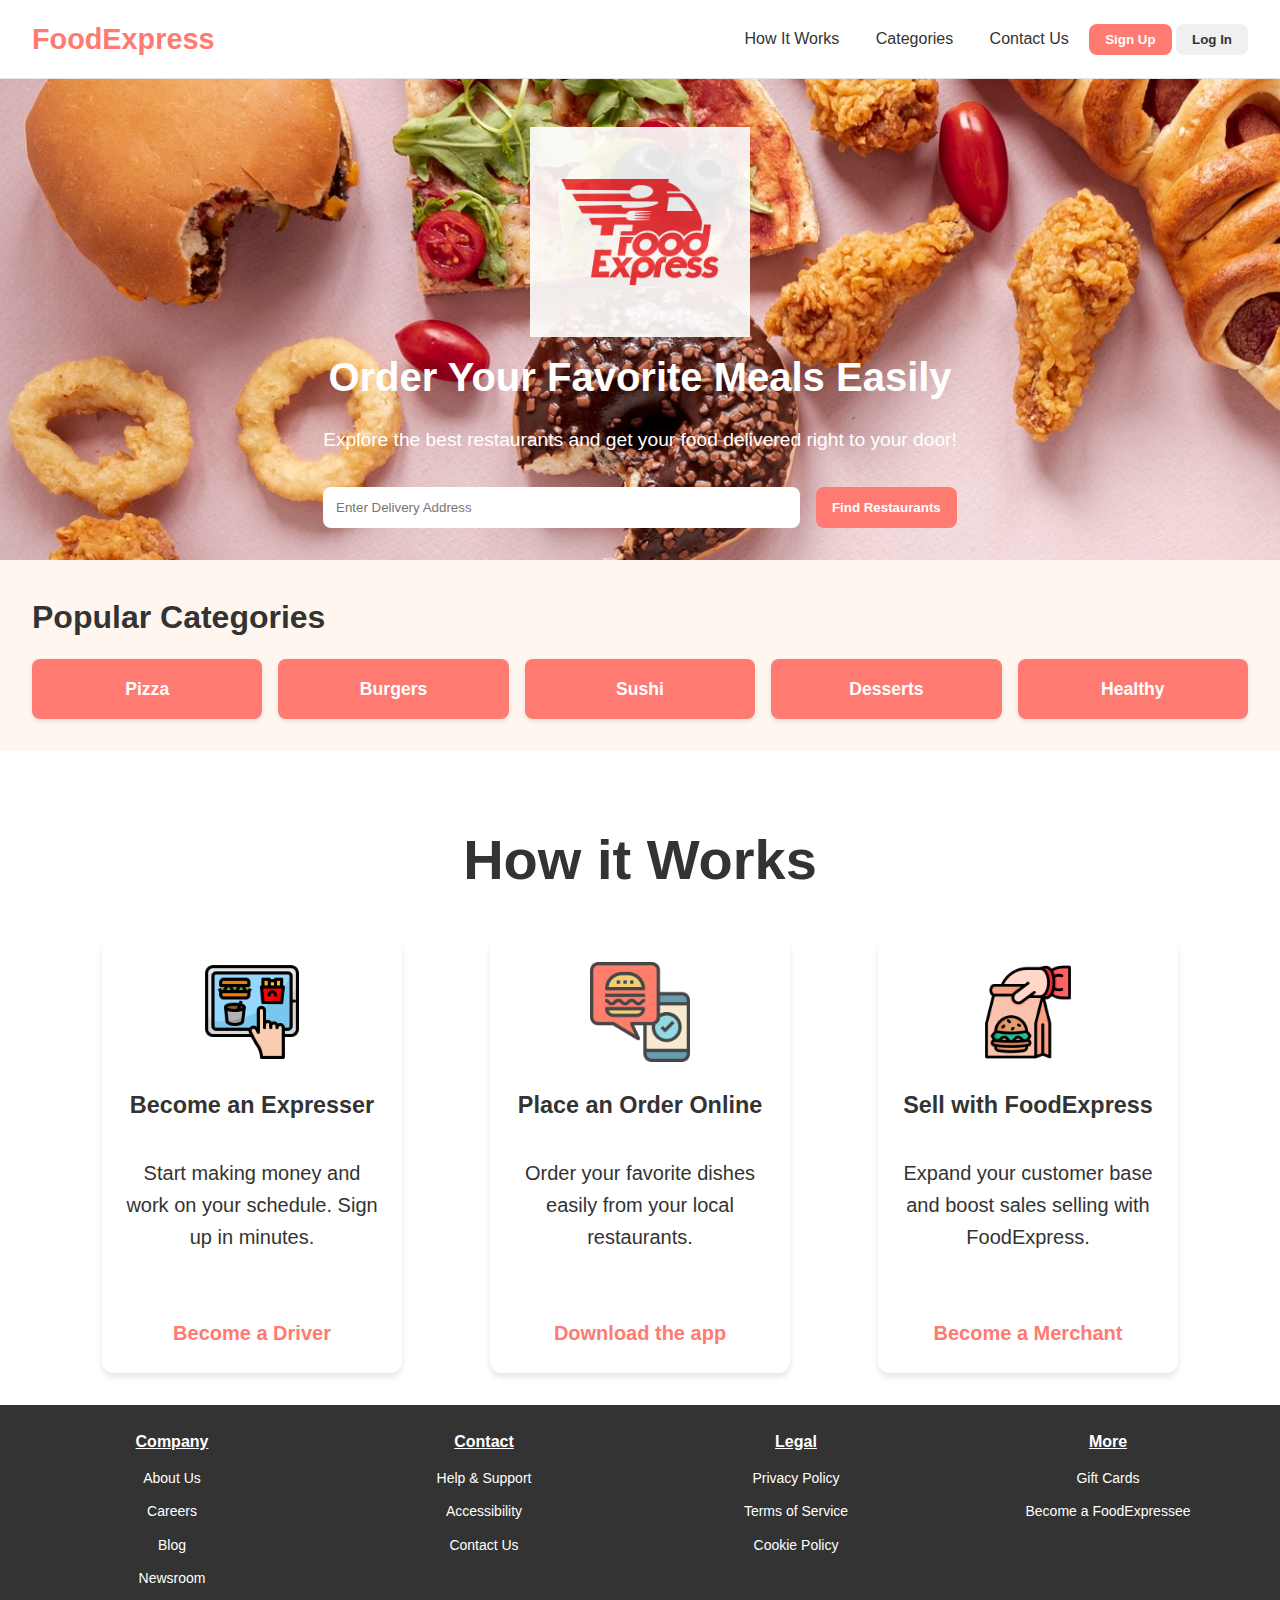
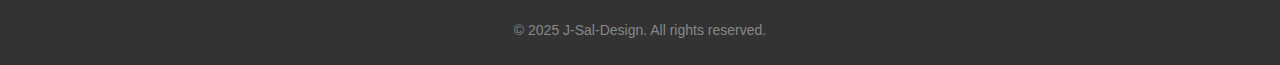
<file: landing.html>
<!DOCTYPE html>
<html lang="en">
<head>
    <meta charset="UTF-8">
    <meta name="viewport" content="width=device-width, initial-scale=1.0">
    <title>FoodExpress - Order Your Favorite Meals</title>
    <link rel="stylesheet" href="landing.css">
    <link rel="icon" href="favicon.ico">
</head>
<body>
    <header class="navbar">
        <div class="logo">
            <a href="#">FoodExpress</a>
        </div>
        <nav class="nav-links">
            <a href="#how-it-works">How It Works</a>
            <a href="#categories">Categories</a>
            <a href="#contact">Contact Us</a>
            <button class="btn btn-primary">Sign Up</button>
            <button class="btn btn-secondary">Log In</button>
        </nav>
    </header>

    <section class="hero">
        <div class="hero-text">
            <h1>Order Your Favorite Meals Easily</h1>
            <p>Explore the best restaurants and get your food delivered right to your door!</p>
            <div class="search-bar">
                <input type="text" placeholder="Enter Delivery Address">
                <button class="btn btn-primary">Find Restaurants</button>
            </div>
        </div>
            <div class="hero-image">
              <a href="#"><img src="LandingResources/Logo.png" alt="Logo"></a>
           </div>
    </section>

    <section id="categories" class="categories">
      <h2>Popular Categories</h2>
      <div class="category-cards">
          <div class="category-card">Pizza</div>
          <div class="category-card">Burgers</div>
          <div class="category-card">Sushi</div>
          <div class="category-card">Desserts</div>
          <div class="category-card">Healthy</div>
      </div>
  </section>

    <section id="how-it-works" class="info-section">
      <h2>How it Works</h2>
        <div class="info-cards">
            <div class="info-card">
                <img src="LandingResources/Browse.png" alt="Browse">
                <h3>Become an Expresser</h3>
                <br>
                <p>Start making money and work on your schedule. Sign up in minutes.</p>
                <br>
                <br>
                <a href="#">Become a Driver</a>
            </div>
            <div class="info-card">
                <img src="LandingResources/Order.png" alt="Order">
                <h3>Place an Order Online</h3>
                 <br>
                <p>Order your favorite dishes easily from your local restaurants.</p>
                <br>
                <br>
                <a href="#">Download the app</a>
            </div>
            <div class="info-card">
                <img src="LandingResources/Delivery.png" alt="Delivery">
                <h3>Sell with FoodExpress</h3>
                <br>
                <p>Expand your customer base and boost sales selling with FoodExpress.</p>
                <br>
                <br>
                <a href="#">Become a Merchant</a>
            </div>
        </div>
    </section>

    <footer class="footer">
      <div class="footer-container">
        <div class="footer-links">
          <div class="footer-section">
            <h4>Company</h4>
            <ul>
              <li><a href="#">About Us</a></li>
              <li><a href="#">Careers</a></li>
              <li><a href="#">Blog</a></li>
              <li><a href="#">Newsroom</a></li>
            </ul>
          </div>
          <div class="footer-section">
            <h4>Contact</h4>
            <ul>
              <li><a href="#">Help & Support</a></li>
              <li><a href="#">Accessibility</a></li>
              <li><a href="#">Contact Us</a></li>
            </ul>
          </div>
          <div class="footer-section">
            <h4>Legal</h4>
            <ul>
              <li><a href="#">Privacy Policy</a></li>
              <li><a href="#">Terms of Service</a></li>
              <li><a href="#">Cookie Policy</a></li>
            </ul>
          </div>
          <div class="footer-section">
            <h4>More</h4>
            <ul>
              <li><a href="#">Gift Cards</a></li>
              <li><a href="#">Become a FoodExpressee</a></li>
            </ul>
          </div>
        </div>
    
        <div class="footer-bottom">
          <p>&copy; 2025 J-Sal-Design. All rights reserved.</p>
        </div>
      </div>
    </footer>


</body>
</html>
</file>
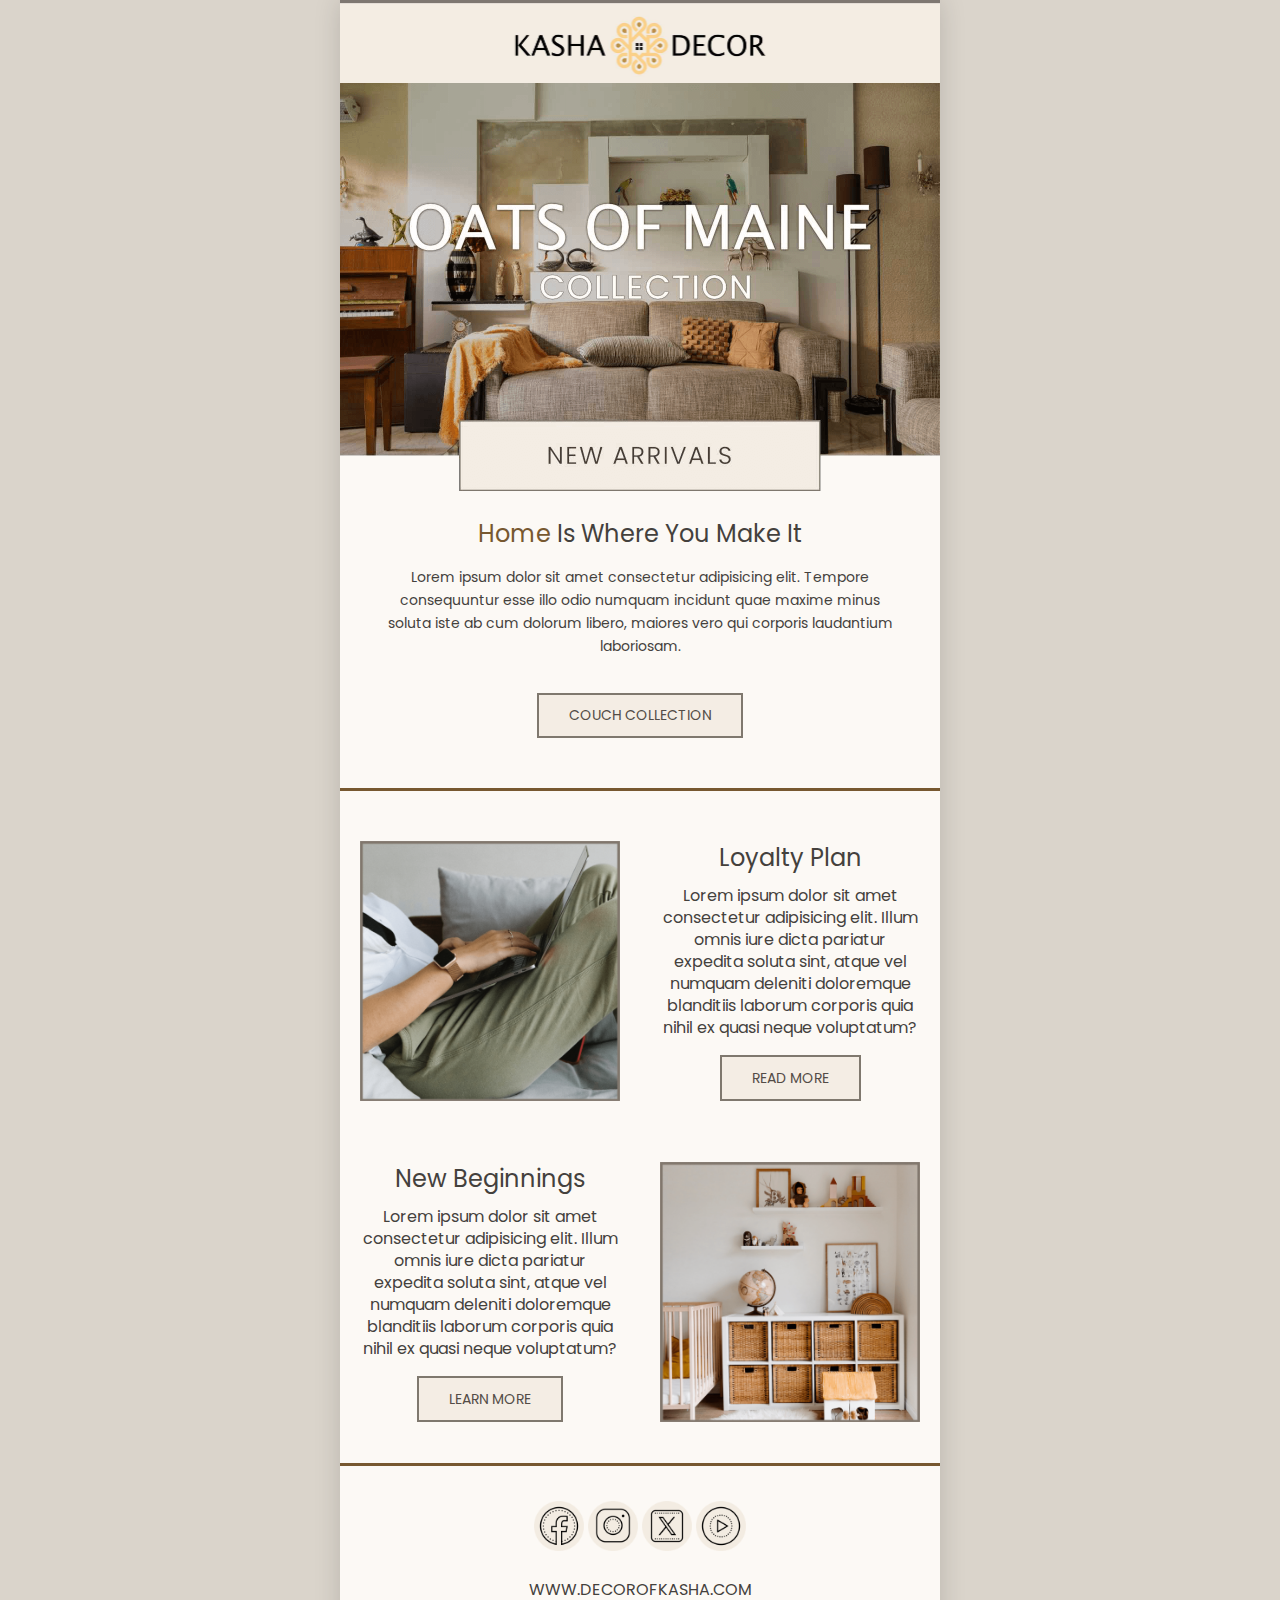
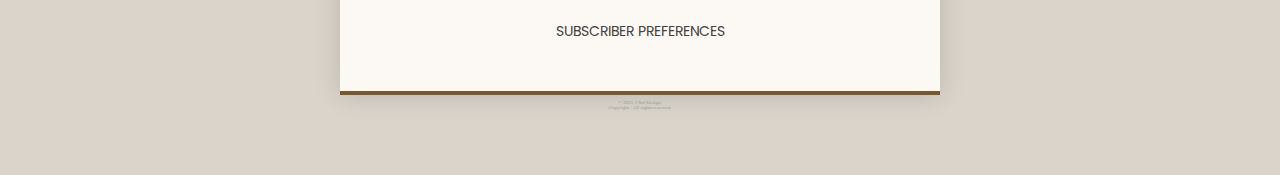
<file: NewsLetter.html>
<!DOCTYPE html>
<html>
  <head>
    <meta http-equiv="Content-Type" content="text/html; charset=utf-8">
    <meta http-equiv="X-UA-Compatible" content="IE=edge">
    <meta name="viewport" content="width=device-width, initial-scale=1.0">
    <title>Kasha Decor Responsive HTML Email Template</title>
    <style type="text/css">
      @import url('https://fonts.googleapis.com/css2?family=Poppins:wght@200;300;400;500;600;700&display=swap');
    </style>
  </head>
  <body style="margin:0;">
    <center class="wrapper" style="width:100%;table-layout:fixed;background-color:#dad4cb;padding-bottom:60px;">
      <table class="main" width="100%" style="border-spacing:0;width:100%;max-width:600px;background-color:#fcf9f5;box-shadow:0 0 25px rgba(0, 0, 0, .15);color:#44413d;text-align:center;font-family:'Poppins', Arial, Helvetica, sans-serif;">
 <!-- LOGO -->
        <tr>
          <td style="padding:0;line-height: 0;">
            <a href="#"><img src="NewsLetterResources/kasha-decor-header.jpg" alt="" width="600" style="border:0;max-width: 100%;"></a>
          </td>
        </tr>
 <!-- BANNER IMAGE -->
        <tr>
          <td style="padding:0;line-height: 0;">
            <a href="#"><img src="NewsLetterResources/kasha-decor-banner.png" alt="" width="600" style="border:0;max-width: 100%;"></a>
          </td>
        </tr>
 <!-- TITLE, TEXT & BUTTON -->
        <tr>
          <td style="padding: 25px 15px 40px; border-bottom: 3px solid #775830;">
            <table width="100%" style="border-spacing:0;">
              <tr>
                <td style="padding:0;">
                  <h1 style="margin:0;font-size:24px;font-weight:400;">
                    <span style="color: #775830;">Home</span> Is Where You Make It</h1>
                </td>
              </tr>
              <tr>
                <td style="padding: 15px 25px;">
                  <p style="font-size: 14px; line-height: 23px; margin: 0;">Lorem ipsum dolor sit amet consectetur adipisicing elit. Tempore consequuntur esse illo odio numquam incidunt quae maxime minus soluta iste ab cum dolorum libero, maiores vero qui corporis laudantium laboriosam.</p>
                </td>
              </tr>
              <tr>
                <td style="padding: 20px 0 10px;">
                  <a href="#" class="button" style="text-decoration:none;text-transform:uppercase;font-size:14px;border:2px solid #7f786e;padding:10px 30px;display:inline-block;background-color:#f4ede4;color: #534c46;">Couch Collection</a>
                </td>
              </tr>
            </table>
          </td>
        </tr>
 <!-- TWO COLUMN SECTION -->
        <tr>
          <td style="padding: 30px 0 5px;">
            <table width="100%" style="border-spacing:0;">
              <tr>
                <td class="two-columns" style="padding:0;font-size:0;">
                  <table class="column" style="border-spacing:0;width:100%;max-width:300px;display:inline-block;vertical-align:middle;">
                    <tr>
                      <td class="padding" style="padding:0;padding:20px;">
                        <table class="content" style="border-spacing:0;font-size:16px;line-height:22px;">
                          <tr>
                            <td style="padding:0;">
                              <a href="#"><img src="NewsLetterResources/kasha-two-col-2.png" alt="" width="260" style="border:0;"></a>
                            </td>
                          </tr>
                        </table>
                         <!-- End Content -->
                      </td>
                       <!-- End Padding -->
                    </tr>
                  </table>
                   <!-- End Column -->
                  <table class="column" style="border-spacing:0;width:100%;max-width:300px;display:inline-block;vertical-align:middle;">
                    <tr>
                      <td class="padding" style="padding:0;padding:20px;">
                        <table class="content" style="border-spacing:0;font-size:16px;line-height:22px;">
                          <tr>
                            <td style="padding:0;">
                              <h2 style="font-size:24px;font-weight:400;margin:0;">Loyalty Plan</h2>
                            </td>
                          </tr>
                          <tr>
                            <td style="padding:0;">
                              <p>Lorem ipsum dolor sit amet consectetur adipisicing elit. Illum omnis iure dicta pariatur expedita soluta sint, atque vel numquam deleniti doloremque blanditiis laborum corporis quia nihil ex quasi neque voluptatum?</p>
                            </td>
                          </tr>
                          <tr>
                            <td style="padding:0;">
                              <a href="#" class="button" style="text-decoration:none;text-transform:uppercase;font-size:14px;border:2px solid #7f786e;padding:10px 30px;display:inline-block;background-color:#f4ede4;color: #534c46;">Read More</a>
                            </td>
                          </tr>
                        </table>
                         <!-- End Content -->
                      </td>
                       <!-- End Padding -->
                    </tr>
                  </table>
                   <!-- End Column -->
                </td>
                	<!-- End Two Column Section -->
              </tr>
            </table>
          </td>
        </tr>
 <!-- TWO COLUMN SECTION 2 -->
        <tr>
          <td style="padding: 10px 0 15px; border-bottom: 3px solid #775830;">
            <table width="100%" dir="rtl" style="border-spacing:0;">
              <tr>
                <td class="two-columns" style="padding:0;font-size:0;">
                  <table class="column" dir="ltr" style="border-spacing:0;width:100%;max-width:300px;display:inline-block;vertical-align:middle;">
                    <tr>
                      <td class="padding" style="padding:0;padding:20px;">
                        <table class="content" style="border-spacing:0;font-size:16px;line-height:22px;">
                          <tr>
                            <td style="padding:0;">
                              <a href="#"><img src="NewsLetterResources/kasha-two-col-1.png" alt="" width="260" style="border:0;"></a>
                            </td>
                          </tr>
                        </table>
                         <!-- End Content -->
                      </td>
                       <!-- End Padding -->
                    </tr>
                  </table>
                   <!-- End Column -->
                  <table class="column" style="border-spacing:0;width:100%;max-width:300px;display:inline-block;vertical-align:middle;">
                    <tr>
                      <td class="padding" style="padding:0;padding:20px;">
                        <table class="content" dir="ltr" style="border-spacing:0;font-size:16px;line-height:22px;">
                          <tr>
                            <td style="padding:0;">
                              <h2 style="font-size:24px;font-weight:400;margin:0;">New Beginnings</h2>
                            </td>
                          </tr>
                          <tr>
                            <td style="padding:0;">
                              <p>Lorem ipsum dolor sit amet consectetur adipisicing elit. Illum omnis iure dicta pariatur expedita soluta sint, atque vel numquam deleniti doloremque blanditiis laborum corporis quia nihil ex quasi neque voluptatum?</p>
                            </td>
                          </tr>
                          <tr>
                            <td style="padding:0;">
                              <a href="#" class="button" style="text-decoration:none;text-transform:uppercase;font-size:14px;border:2px solid #7f786e;padding:10px 30px;display:inline-block;background-color:#f4ede4;color: #534c46;">Learn More</a>
                            </td>
                          </tr>
                        </table>
                         <!-- End Content -->
                      </td>
                       <!-- End Padding -->
                    </tr>
                  </table>
                   <!-- End Column -->
                </td>
                	<!-- End Two Column Section -->
              </tr>
            </table>
          </td>
        </tr>
<!-- FOOTER SECTION -->
        <tr>
          <td style="padding: 0; border-bottom: 4px solid #775830;">
            <table width="100%" style="border-spacing:0;">
              <tr>
                <td style="padding: 35px 20px;">
                  <a href="#"><img src="NewsLetterResources/facebook.png" alt="facebook" width="50" style="border: 0;"></a>
                  <a href="#"><img src="NewsLetterResources/instagram.png" alt="Instagram" width="50" style="border: 0;"></a>
                  <a href="#"><img src="NewsLetterResources/twitter-x.png" alt="facebook" width="50" style="border: 0;"></a>
                  <a href="#"><img src="NewsLetterResources/youtube.png" alt="YouTube" width="50" style="border: 0;"></a>
                  <p style="padding: 3px;"><a href="#" style="color: #44413d;text-decoration: none;">WWW.DECOROFKASHA.COM</a></p>
                  <p style="font-size: 14px;"><a href="#" style="color: #44413d;text-decoration: none;">SUBSCRIBER PREFERENCES</a></p>
                </td>
              </tr>
            </table>
          </td>
        </tr>
      </table>
      <tr>
        <td style="margin-top: 3px;">
    
            <p style="text-align: center; color: #999; font-size: 5px;">&copy; <span id="year">2025</span> J-Sal-Design. <br> Copyright - All rights reserved.</p>
    
        </td>
      </tr>
    </center> 
  </body>
</html>
</file>
<file: HomePage.css>
/* Global Styles */
* {
  margin: 0;
  padding: 0;
  box-sizing: border-box;
  font-family: 'Arial', sans-serif;
}

body {
  background-color: #fff;
  color: #333;
  line-height: 1.6;
  font-size: 16px;
}

h1, h2, h3, p {
  margin: 0;
}

/* Navbar */
.navbar {
  position: fixed;
  top: 0;
  left: 0;
  width: 100%;
  background: linear-gradient(90deg, #B39D5D, #8e7c4f); /* Subtle warm gradient */
  padding: 1rem 2rem;
  box-shadow: 0 4px 12px rgba(0, 0, 0, 0.1);
  z-index: 1000;
  transition: all 0.3s ease;
  display: flex;
  justify-content: space-between;
  align-items: center;
  border-bottom: 2px solid #9e8d4d; /* Light accent border */
}

.navbar:hover {
  background: linear-gradient(90deg, #9e8d4d, #B39D5D); /* Inverted gradient on hover */
}

.navbar .logo h1 {
  color: #fff;
  font-size: 2.5rem;
  font-weight: bold;
}

.nav-links {
  list-style: none;
  display: flex;
  justify-content: flex-end;
  gap: 2rem;
}

.nav-links li {
  position: relative;
}

.nav-links li a {
  color: #fff;
  text-decoration: none;
  font-size: 1.1rem;
  padding: 0.6rem 1rem;
  border-radius: 5px;
  transition: background-color 0.3s ease, transform 0.3s ease, color 0.3s ease;
}

.nav-links li a:hover {
  background-color: #fff;
  color: #B39D5D;
  transform: translateY(-3px);
}

.nav-links li a.active {
  color: #B39D5D;
  font-weight: bold;
  transform: translateY(-3px);
}

/* Hide navbar when scrolling down */
.navbar.hidden {
  top: -100px;
}

/* Hamburger Menu */
.hamburger-menu {
  display: none;
  cursor: pointer;
  flex-direction: column;
  gap: 5px;
}

.hamburger-menu .bar {
  width: 25px;
  height: 3px;
  background-color: #fff;
  border-radius: 5px;
}

@media (max-width: 768px) {
  .hamburger-menu {
    display: flex;
  }

  .nav-links {
    display: none;
    flex-direction: column;
    background-color: #fff;
    position: absolute;
    top: 100%;
    left: 0;
    width: 100%;
    box-shadow: 0 4px 12px rgba(0, 0, 0, 0.1);
    transition: transform 0.3s ease;
  }

  .nav-links.active {
    display: flex;
    transform: translateY(0);
  }

  .nav-links li a {
    padding: 1rem;
    color: #333;
  }
}

/* Hero Section */
.hero {
  background: linear-gradient(to top, rgba(0, 0, 0, 0.4) 50%, rgba(0, 0, 0, 0.4) 50%), url(https://i.gifer.com/6vIk.gif);
  background-size: 100% 100%;
  color: #fff;
  text-align: center;
  padding: 8rem 2rem;
  position: relative;
}

.hero-content {
  position: relative;
  z-index: 1;
  padding-top: 10px;
  margin-top: 40px;
}

.hero h1 {
  font-size: 2.8rem;
  font-weight: 700;
  color: #fff;
  text-transform: uppercase;
  letter-spacing: 1.5px;
}

.hero p {
  font-size: 1.2rem;
  margin-top: 1rem;
  color: #f5f5f5;
}

.cta-btn {
  background-color: #B39D5D; /* Golden accent color */
  color: #fff;
  padding: 1rem 2rem;
  border-radius: 30px;
  text-decoration: none;
  font-size: 1.2rem;
  margin-top: 2rem;
  display: inline-block;
  transition: background-color 0.3s ease;
}

.cta-btn:hover {
  background-color: #fff;
  color: #333;
}

/* About Section */
.about {
  padding: 6rem 2rem;
  text-align: center;
  background-color: #F1F1F1;
}

.about h2 {
  color: #2D2D2D;
  font-size: 3rem;
  margin-bottom: 1.5rem;
  font-weight: 600;
}

.about p {
  color: #777;
  font-size: 1.1rem;
  line-height: 1.7;
  margin-top: 1.5rem;
}

/* Services Section */
.services {
  padding: 6rem 2rem;
  background-color: #ffffff;  /* Light grey background */
  text-align: center;
}

.services h2 {
  color: #2D2D2D;
  font-size: 3rem;
  margin-bottom: 2rem;
}

.service-cards {
  display: flex;
  justify-content: center;
  gap: 2rem;
  flex-wrap: wrap;
}

.service-cards .card {
  background-color: #ffffff;
  width: 300px;
  padding: 2rem;
  border-radius: 15px;
  box-shadow: 0 4px 20px rgba(0, 0, 0, 0.1);
  transition: transform 0.3s ease;
}

.service-cards .card:hover {
  transform: translateY(-10px);
  background-color: #efefef;
  font-weight: bold;
}

.service-cards .card h3, a {
  color: #B39D5D;
  margin-bottom: 1rem;
  font-weight: 600;
  text-decoration: none;
}

.service-cards .card p {
  color: #555;
  font-size: 1rem;
}

/* Portfolio Section */
.portfolio {
  padding: 6rem 2rem;
  background-color: #ffffff;
  text-align: center;
}

.portfolio h2 {
  color: #2D2D2D;
  font-size: 3rem;
  margin-bottom: 2rem;
  font-weight: 600;
}

.portfolio-cards {
  display: flex;
  justify-content: center;
  gap: 2rem;
  flex-wrap: wrap;
}

.portfolio-cards .card {
  background-color: #F1F1F1;
  padding: 2rem;
  width: 300px;
  border-radius: 10px;
  box-shadow: 0 4px 20px rgba(0, 0, 0, 0.1);
  transition: transform 0.3s ease;
}

.portfolio-cards .card:hover {
  transform: translateY(-10px);
}
.portfolio-cards .card:hover h3 {
  color: #333;
}

.portfolio-cards .card img {
  max-width: 100%;
  border-radius: 10px;
}

.portfolio-cards .card h3 {
  color: #B39D5D;
  margin-top: 1rem;
  font-size: 1.3rem;
}

/* Contact Section */
.contact {
  padding: 4.5rem 2rem;
  background-color: #B39D5D; /* Golden accent color */
  text-align: center;
  color: #fff;
}

.contact h2 {
  font-size: 3rem;
  margin-bottom: 1.5rem;
  font-weight: 600;
}

.contact p {
  font-size: 1.2rem;
  margin-bottom: 2rem;
}

.contact .cta-btn {
  background-color: #fff;
  color: #B39D5D; /* Golden accent color */
  padding: 1rem 2rem;
  border-radius: 30px;
  text-decoration: none;
  font-size: 1.2rem;
  margin-top: 2rem;
  display: inline-block;
  transition: background-color 0.3s ease;
}

.contact .cta-btn:hover {
  background-color: #F1E1B3;
  color: #2D2D2D;
}

/* Footer Section */
.footer {
  background-color: #333;
  color: #fff;
  padding: 2rem 5rem;
  font-size: 1rem;
}

.footer-content {
  max-width: 1200px;
  margin: 0 auto;
  display: flex;
  justify-content: space-between;
  align-items: auto;
  flex-wrap: wrap;
}

.footer-logo h2 {
  color: #B39D5D;
  font-size: 1.5rem;
  margin-bottom: -.3rem;
  align-items: center;
}

.footer-logo h5 {
  color: #B39D5D;
  font-size: .5rem;
  margin-bottom: 0.5rem;
  align-items: center;
}

.footer-logo p {
  color: #ccc;
  font-size: 1rem;
  text-align: center;
}

.footer-links ul, .footer-social ul {
  list-style: none;
  display: flex;
  justify-content: center;
  gap: 1.1rem;
  margin-top: 1rem;
}

.footer-links h2, .footer-social h2 {
  color: #B39D5D;
  font-size: 1.2rem;
  margin-bottom: 0.5rem;
  align-items: center;
  
}

.footer-links li, .footer-social li {
  color: #ccc;
  font-size: 1rem;
  
}

.footer-links li a, .footer-social li a {
  text-decoration: none;
  color: #ccc;
  transition: color 0.3s ease;
}

.footer-links li a:hover, .footer-social li a:hover {
  color: #B39D5D;
}

.footer-bottom {
  margin-top: 3rem;
  font-size: 1rem;
  color: #777;
}

.footer-bottom p{
text-align: right;
}

#year {
  font-weight: bold;
}

/* Media Queries */
@media (max-width: 768px) {
  .navbar .logo h1 {
    font-size: 2rem;
  }

  .navbar .nav-links {
    gap: 1rem;
  }

  .hero {
    padding: 6rem 2rem;
  }

  .hero h1 {
    font-size: 2.5rem;
  }

  .hero p {
    font-size: 1.2rem;
  }

  .about, .services, .portfolio, .contact {
    padding: 4rem 2rem;
  }

  .about h2, .services h2, .portfolio h2, .contact h2 {
    font-size: 2.5rem;
  }

  .service-cards .card, .portfolio-cards .card {
    width: 100%;
    padding: 1.5rem;
  }

  .footer-content {
    flex-direction: column;
    text-align: center;
  }

  .footer-logo, .footer-links, .footer-social {
    width: 100%;
    margin-bottom: 2rem;
  }

  .footer-links ul, .footer-social ul {
    justify-content: center;
    flex-wrap: wrap;
  }
}
</file>
<file: ComingSoon.css>
/* Global Styles */
* {
  margin: 0;
  padding: 0;
  box-sizing: border-box;
  font-family: 'Arial', sans-serif;
}

body {
  background-color: #fff;
  color: #333;
  line-height: 1.6;
  font-size: 16px;
}

h1, h2, h3, p {
  margin: 0;
}

/* Navbar */
.navbar {
  position: fixed;
  top: 0;
  left: 0;
  width: 100%;
  background: linear-gradient(90deg, #B39D5D, #8e7c4f); /* Subtle warm gradient */
  padding: 1rem 2rem;
  box-shadow: 0 4px 12px rgba(0, 0, 0, 0.1);
  z-index: 1000;
  transition: all 0.3s ease;
  display: flex;
  justify-content: space-between;
  align-items: center;
  border-bottom: 2px solid #9e8d4d; /* Light accent border */
}

.navbar:hover {
  background: linear-gradient(90deg, #9e8d4d, #B39D5D); /* Inverted gradient on hover */
}

.navbar .logo h1 {
  color: #fff;
  font-size: 2.5rem;
  font-weight: bold;
}

.nav-links {
  list-style: none;
  display: flex;
  justify-content: flex-end;
  gap: 2rem;
}

.nav-links li {
  position: relative;
}

.nav-links li a {
  color: #fff;
  text-decoration: none;
  font-size: 1.1rem;
  padding: 0.6rem 1rem;
  border-radius: 5px;
  transition: background-color 0.3s ease, transform 0.3s ease, color 0.3s ease;
}

.nav-links li a:hover {
  background-color: #fff;
  color: #B39D5D;
  transform: translateY(-3px);
}

.nav-links li a.active {
  color: #B39D5D;
  font-weight: bold;
  transform: translateY(-3px);
}

/* Hide navbar when scrolling down */
.navbar.hidden {
  top: -100px;
}

/* Hamburger Menu */
.hamburger-menu {
  display: none;
  cursor: pointer;
  flex-direction: column;
  gap: 5px;
}

.hamburger-menu .bar {
  width: 25px;
  height: 3px;
  background-color: #fff;
  border-radius: 5px;
}

@media (max-width: 768px) {
  .hamburger-menu {
    display: flex;
  }

  .nav-links {
    display: none;
    flex-direction: column;
    background-color: #fff;
    position: absolute;
    top: 100%;
    left: 0;
    width: 100%;
    box-shadow: 0 4px 12px rgba(0, 0, 0, 0.1);
    transition: transform 0.3s ease;
  }

  .nav-links.active {
    display: flex;
    transform: translateY(0);
  }

  .nav-links li a {
    padding: 1rem;
    color: #333;
  }
}

/* Hero Section for Coming Soon */
.hero.coming-soon {
  background: linear-gradient(to top, rgba(0, 0, 0, 0.4) 50%, rgba(0, 0, 0, 0.4) 50%), url(ComingSoonResources/Loading.gif);
  background-size: 100%;
  color: #fff;
  text-align: center;
  padding: 8rem 2rem;
  position: relative;
}

.hero-content {
  position: relative;
  z-index: 1;
  padding-top: 10px;
  margin-top: 40px;
}

.hero h1 {
  font-size: 2.8rem;
  font-weight: 700;
  color: #fff;
  text-transform: uppercase;
  letter-spacing: 1.5px;
}

.hero p {
  font-size: 1.2rem;
  margin-top: 1rem;
  color: #f5f5f5;
}

.cta-btn {
  background-color: #B39D5D; /* Golden accent color */
  color: #fff;
  padding: 1rem 2rem;
  border-radius: 30px; 
  text-decoration: none;
  font-size: 1.2rem;
  margin-top: 2rem;
  display: inline-block;
  transition: background-color 0.3s ease;
}

.cta-btn:hover {
  background-color: #fff;
  color: #333;
}

/* Interactive Section for Loading Simulation */
.interactive {
  background-color: #ffffff;
  padding: 50px;
  text-align: center;
  box-shadow: 0 -5px 10px rgba(0, 0, 0, 0.1);
}

.loading-info {
  margin-bottom: 30px;
}

h2 {
  font-size: 2.5em;
  margin-bottom: 20px;
  color: #333;
}

.loading-bar-container {
  position: relative;
  width: 80%;
  height: 30px;
  background-color: #e0e0e0;
  margin: 0 auto;
  border-radius: 20px;
  overflow: hidden;
}

.loading-bar {
  position: absolute;
  width: 0%;
  height: 100%;
  background-color: #B39D5D; /* Golden accent color */
  border-radius: 20px;
  animation: load 5s infinite; /* 5 seconds animation for demonstration */
}

.loading-status {
  margin-top: 20px;
  font-size: 1.5em;
  color: #333;
}

@keyframes load {
  0% {
    width: 0%;
  }
  25% {
    width: 25%;
  }
  50% {
    width: 50%;
  }
  75% {
    width: 75%;
  }
  100% {
    width: 100%;
  }
}

/* Optional: to simulate a buffer */
@keyframes load-buffer {
  0% {
    width: 0%;
  }
  25% {
    width: 60%;
  }
  50% {
    width: 90%;
  }
  75% {
    width: 75%;
  }
  100% {
    width: 100%;
  }
}


/* Footer Section */
.footer {
  background-color: #333;
  color: #fff;
  padding: 2rem 5rem;
  font-size: 1rem;
}

.footer-content {
  max-width: 1200px;
  margin: 0 auto;
  display: flex;
  justify-content: space-between;
  align-items: auto;
  flex-wrap: wrap;
}

.footer-logo h2 {
  color: #B39D5D;
  font-size: 1.5rem;
  margin-bottom: -.3rem;
  align-items: center;
}

.footer-logo h5 {
  color: #B39D5D;
  font-size: .5rem;
  margin-bottom: 0.5rem;
  align-items: center;
}

.footer-logo p {
  color: #ccc;
  font-size: 1rem;
  text-align: center;
}

.footer-links ul, .footer-social ul {
  list-style: none;
  display: flex;
  justify-content: center;
  gap: 1.1rem;
  margin-top: 1rem;
}

.footer-links h2, .footer-social h2 {
  color: #B39D5D;
  font-size: 1.2rem;
  margin-bottom: 0.5rem;
}

.footer-links li, .footer-social li {
  color: #ccc;
  font-size: 1rem;
}

.footer-links li a, .footer-social li a {
  text-decoration: none;
  color: #ccc;
  transition: color 0.3s ease;
}

.footer-links li a:hover, .footer-social li a:hover {
  color: #B39D5D;
}

.footer-bottom {
  margin-top: 3rem;
  font-size: 1rem;
  color: #777;
}

.footer-bottom p{
  text-align: right;
}

#year {
  font-weight: bold;
}

/* Media Queries */
@media (max-width: 768px) {
  .navbar .logo h1 {
    font-size: 2rem;
  }

  .navbar .nav-links {
    gap: 1rem;
  }

  .hero {
    padding: 6rem 2rem;
  }

  .hero h1 {
    font-size: 2.5rem;
  }

  .hero p {
    font-size: 1.2rem;
  }

  .about, .services, .portfolio, .contact {
    padding: 4rem 2rem;
  }

  .about h2, .services h2, .portfolio h2, .contact h2 {
    font-size: 2.5rem;
  }

  .service-cards .card, .portfolio-cards .card {
    width: 100%;
    padding: 1.5rem;
  }

  .footer-content {
    flex-direction: column;
    text-align: center;
  }

  .footer-logo, .footer-links, .footer-social {
    width: 100%;
    margin-bottom: 2rem;
  }

  .footer-links ul, .footer-social ul {
    justify-content: center;
    flex-wrap: wrap;
  }
}
</file>
<file: comingsoon.css>
/* Global Styles */
* {
  margin: 0;
  padding: 0;
  box-sizing: border-box;
  font-family: 'Arial', sans-serif;
}

body {
  background-color: #fff;
  color: #333;
  line-height: 1.6;
  font-size: 16px;
}

h1, h2, h3, p {
  margin: 0;
}

/* Navbar */
.navbar {
  position: fixed;
  top: 0;
  left: 0;
  width: 100%;
  background: linear-gradient(90deg, #B39D5D, #8e7c4f); /* Subtle warm gradient */
  padding: 1rem 2rem;
  box-shadow: 0 4px 12px rgba(0, 0, 0, 0.1);
  z-index: 1000;
  transition: all 0.3s ease;
  display: flex;
  justify-content: space-between;
  align-items: center;
  border-bottom: 2px solid #9e8d4d; /* Light accent border */
}

.navbar:hover {
  background: linear-gradient(90deg, #9e8d4d, #B39D5D); /* Inverted gradient on hover */
}

.navbar .logo h1 {
  color: #fff;
  font-size: 2.5rem;
  font-weight: bold;
}

.nav-links {
  list-style: none;
  display: flex;
  justify-content: flex-end;
  gap: 2rem;
}

.nav-links li {
  position: relative;
}

.nav-links li a {
  color: #fff;
  text-decoration: none;
  font-size: 1.1rem;
  padding: 0.6rem 1rem;
  border-radius: 5px;
  transition: background-color 0.3s ease, transform 0.3s ease, color 0.3s ease;
}

.nav-links li a:hover {
  background-color: #fff;
  color: #B39D5D;
  transform: translateY(-3px);
}

.nav-links li a.active {
  color: #B39D5D;
  font-weight: bold;
  transform: translateY(-3px);
}

/* Hide navbar when scrolling down */
.navbar.hidden {
  top: -100px;
}

/* Hamburger Menu */
.hamburger-menu {
  display: none;
  cursor: pointer;
  flex-direction: column;
  gap: 5px;
}

.hamburger-menu .bar {
  width: 25px;
  height: 3px;
  background-color: #fff;
  border-radius: 5px;
}

@media (max-width: 768px) {
  .hamburger-menu {
    display: flex;
  }

  .nav-links {
    display: none;
    flex-direction: column;
    background-color: #fff;
    position: absolute;
    top: 100%;
    left: 0;
    width: 100%;
    box-shadow: 0 4px 12px rgba(0, 0, 0, 0.1);
    transition: transform 0.3s ease;
  }

  .nav-links.active {
    display: flex;
    transform: translateY(0);
  }

  .nav-links li a {
    padding: 1rem;
    color: #333;
  }
}

/* Hero Section for Coming Soon */
.hero.coming-soon {
  background: linear-gradient(to top, rgba(0, 0, 0, 0.4) 50%, rgba(0, 0, 0, 0.4) 50%), url(loading.gif);
  background-size: 100%;
  color: #fff;
  text-align: center;
  padding: 8rem 2rem;
  position: relative;
}

.hero-content {
  position: relative;
  z-index: 1;
  padding-top: 10px;
  margin-top: 40px;
}

.hero h1 {
  font-size: 2.8rem;
  font-weight: 700;
  color: #fff;
  text-transform: uppercase;
  letter-spacing: 1.5px;
}

.hero p {
  font-size: 1.2rem;
  margin-top: 1rem;
  color: #f5f5f5;
}

.cta-btn {
  background-color: #B39D5D; /* Golden accent color */
  color: #fff;
  padding: 1rem 2rem;
  border-radius: 30px; 
  text-decoration: none;
  font-size: 1.2rem;
  margin-top: 2rem;
  display: inline-block;
  transition: background-color 0.3s ease;
}

.cta-btn:hover {
  background-color: #fff;
  color: #333;
}

/* Interactive Section for Loading Simulation */
.interactive {
  background-color: #ffffff;
  padding: 50px;
  text-align: center;
  box-shadow: 0 -5px 10px rgba(0, 0, 0, 0.1);
}

.loading-info {
  margin-bottom: 30px;
}

h2 {
  font-size: 2.5em;
  margin-bottom: 20px;
  color: #333;
}

.loading-bar-container {
  position: relative;
  width: 80%;
  height: 30px;
  background-color: #e0e0e0;
  margin: 0 auto;
  border-radius: 20px;
  overflow: hidden;
}

.loading-bar {
  position: absolute;
  width: 0%;
  height: 100%;
  background-color: #B39D5D; /* Golden accent color */
  border-radius: 20px;
  animation: load 5s infinite; /* 5 seconds animation for demonstration */
}

.loading-status {
  margin-top: 20px;
  font-size: 1.5em;
  color: #333;
}

@keyframes load {
  0% {
    width: 0%;
  }
  25% {
    width: 25%;
  }
  50% {
    width: 50%;
  }
  75% {
    width: 75%;
  }
  100% {
    width: 100%;
  }
}

/* Optional: to simulate a buffer */
@keyframes load-buffer {
  0% {
    width: 0%;
  }
  25% {
    width: 60%;
  }
  50% {
    width: 90%;
  }
  75% {
    width: 75%;
  }
  100% {
    width: 100%;
  }
}


/* Footer Section */
.footer {
  background-color: #333;
  color: #fff;
  padding: 2rem 5rem;
  font-size: 1rem;
}

.footer-content {
  max-width: 1200px;
  margin: 0 auto;
  display: flex;
  justify-content: space-between;
  align-items: auto;
  flex-wrap: wrap;
}

.footer-logo h2 {
  color: #B39D5D;
  font-size: 1.5rem;
  margin-bottom: -.3rem;
  align-items: center;
}

.footer-logo h5 {
  color: #B39D5D;
  font-size: .5rem;
  margin-bottom: 0.5rem;
  align-items: center;
}

.footer-logo p {
  color: #ccc;
  font-size: 1rem;
  text-align: center;
}

.footer-links ul, .footer-social ul {
  list-style: none;
  display: flex;
  justify-content: center;
  gap: 1.1rem;
  margin-top: 1rem;
}

.footer-links h2, .footer-social h2 {
  color: #B39D5D;
  font-size: 1.2rem;
  margin-bottom: 0.5rem;
}

.footer-links li, .footer-social li {
  color: #ccc;
  font-size: 1rem;
}

.footer-links li a, .footer-social li a {
  text-decoration: none;
  color: #ccc;
  transition: color 0.3s ease;
}

.footer-links li a:hover, .footer-social li a:hover {
  color: #B39D5D;
}

.footer-bottom {
  margin-top: 3rem;
  font-size: 1rem;
  color: #777;
}

.footer-bottom p{
  text-align: right;
}

#year {
  font-weight: bold;
}

/* Media Queries */
@media (max-width: 768px) {
  .navbar .logo h1 {
    font-size: 2rem;
  }

  .navbar .nav-links {
    gap: 1rem;
  }

  .hero {
    padding: 6rem 2rem;
  }

  .hero h1 {
    font-size: 2.5rem;
  }

  .hero p {
    font-size: 1.2rem;
  }

  .about, .services, .portfolio, .contact {
    padding: 4rem 2rem;
  }

  .about h2, .services h2, .portfolio h2, .contact h2 {
    font-size: 2.5rem;
  }

  .service-cards .card, .portfolio-cards .card {
    width: 100%;
    padding: 1.5rem;
  }

  .footer-content {
    flex-direction: column;
    text-align: center;
  }

  .footer-logo, .footer-links, .footer-social {
    width: 100%;
    margin-bottom: 2rem;
  }

  .footer-links ul, .footer-social ul {
    justify-content: center;
    flex-wrap: wrap;
  }
}
</file>
<file: Emailstyle.css>
/* Global Styles */
* {
  margin: 0;
  padding: 0;
  box-sizing: border-box;
  font-family: 'Arial', sans-serif;
}

body {
  background-color: #fff;
  color: #333;
  line-height: 1.6;
  font-size: 16px;
}

h1, h2, h3, p {
  margin: 0;
}

/* Navbar */
.navbar {
  position: fixed;
  top: 0;
  left: 0;
  width: 100%;
  background: linear-gradient(90deg, #B39D5D, #8e7c4f); /* Subtle warm gradient */
  padding: 1rem 2rem;
  box-shadow: 0 4px 12px rgba(0, 0, 0, 0.1);
  z-index: 1000;
  transition: all 0.3s ease;
  display: flex;
  justify-content: space-between;
  align-items: center;
  border-bottom: 2px solid #9e8d4d; /* Light accent border */
}

.navbar:hover {
  background: linear-gradient(90deg, #9e8d4d, #B39D5D); /* Inverted gradient on hover */
}

.navbar .logo h1 {
  color: #fff;
  font-size: 2.5rem;
  font-weight: bold;
}

.nav-links {
  list-style: none;
  display: flex;
  justify-content: flex-end;
  gap: 2rem;
}

.nav-links li {
  position: relative;
}

.nav-links li a {
  color: #fff;
  text-decoration: none;
  font-size: 1.1rem;
  padding: 0.6rem 1rem;
  border-radius: 5px;
  transition: background-color 0.3s ease, transform 0.3s ease, color 0.3s ease;
}

.nav-links li a:hover {
  background-color: #fff;
  color: #B39D5D;
  transform: translateY(-3px);
}

.nav-links li a.active {
  color: #B39D5D;
  font-weight: bold;
  transform: translateY(-3px);
}

/* Hide navbar when scrolling down */
.navbar.hidden {
  top: -100px;
}

/* Hamburger Menu */
.hamburger-menu {
  display: none;
  cursor: pointer;
  flex-direction: column;
  gap: 5px;
}

.hamburger-menu .bar {
  width: 25px;
  height: 3px;
  background-color: #fff;
  border-radius: 5px;
}

@media (max-width: 768px) {
  .hamburger-menu {
    display: flex;
  }

  .nav-links {
    display: none;
    flex-direction: column;
    background-color: #fff;
    position: absolute;
    top: 100%;
    left: 0;
    width: 100%;
    box-shadow: 0 4px 12px rgba(0, 0, 0, 0.1);
    transition: transform 0.3s ease;
  }

  .nav-links.active {
    display: flex;
    transform: translateY(0);
  }

  .nav-links li a {
    padding: 1rem;
    color: #333;
  }
}

/* Hero Section */
.hero {
  background-image: url(EmailHomePageResources/backgroundhomepage.gif);  
  background-position: center;
  color: #fff;
  text-align: center;
  padding: 8rem 2rem;
  position: center;
}

.hero-content {
  position: relative;
  z-index: 1;
  padding: 90px;
  margin: 90px;
}

/* About Section */
.about {
  padding: 6rem 2rem;
  text-align: center;
  background-color: #F1F1F1;
}

.about h2 {
  color: #2D2D2D;
  font-size: 3rem;
  margin-bottom: 1.5rem;
  font-weight: 600;
}

.about p {
  color: #777;
  font-size: 1.1rem;
  line-height: 1.7;
  margin-top: 1.5rem;
}
/* Services Section */
.services {
  padding: 6rem 2rem;
  background-color: #ffffff;  /* Light grey background */
  text-align: center;
}

.services h2 {
  color: #2D2D2D;
  font-size: 3rem;
  margin-bottom: 2rem;
}

.service-cards {
  display: flex;
  justify-content: center;
  gap: 2rem;
  flex-wrap: wrap;
}

.service-cards .card {
  background-color: #ffffff;
  width: 300px;
  padding: 2rem;
  border-radius: 15px;
  box-shadow: 0 4px 20px rgba(0, 0, 0, 0.1);
  transition: transform 0.3s ease;
}

.service-ca
rds .card:hover {
  transform: translateY(-10px);
  background-color: #efefef;
  font-weight: bold;
}

.service-cards .card h3, a {
  color: #B39D5D;
  margin-bottom: 1rem;
  font-weight: 600;
  text-decoration: none;
}

.service-cards .card p {
  color: #555;
  font-size: 1rem;
}

/* Portfolio Section */
.portfolio {
  padding: 6rem 2rem;
  background-color: #ffffff;
  text-align: center;
}

.portfolio h2 {
  color: #2D2D2D;
  font-size: 3rem;
  margin-bottom: 2rem;
  font-weight: 600;
}

.portfolio-cards {
  display: flex;
  justify-content: center;
  gap: 2rem;
  flex-wrap: wrap;
}

.portfolio-cards .card {
  background-color: #F1F1F1;
  padding: 2rem;
  width: 300px;
  border-radius: 10px;
  box-shadow: 0 4px 20px rgba(0, 0, 0, 0.1);
  transition: transform 0.3s ease;
}

.portfolio-cards .card:hover {
  transform: translateY(-10px);
}
.portfolio-cards .card:hover h3 {
  color: #333;
}

.portfolio-cards .card img {
  max-width: 100%;
  border-radius: 10px;
}

.portfolio-cards .card h3 {
  color: #B39D5D;
  margin-top: 1rem;
  font-size: 1.3rem;
}

/* Contact Section */
.contact {
  padding: 4.5rem 2rem;
  background-color: #B39D5D; /* Golden accent color */
  text-align: center;
  color: #fff;
}

.contact h2 {
  font-size: 3rem;
  margin-bottom: 1.5rem;
  font-weight: 600;
}

.contact p {
  font-size: 1.2rem;
  margin-bottom: 2rem;
}

.contact .cta-btn {
  background-color: #fff;
  color: #B39D5D; /* Golden accent color */
  padding: 1rem 2rem;
  border-radius: 30px;
  text-decoration: none;
  font-size: 1.2rem;
  margin-top: 2rem;
  display: inline-block;
  transition: background-color 0.3s ease;
}

.contact .cta-btn:hover {
  background-color: #F1E1B3;
  color: #2D2D2D;
}

/* Footer Section */
.footer {
  background-color: #333;
  color: #fff;
  padding: 2rem 5rem;
  font-size: 1rem;
}

.footer-content {
  max-width: 1200px;
  margin: 0 auto;
  display: flex;
  justify-content: space-between;
  align-items: auto;
  flex-wrap: wrap;
}

.footer-logo h2 {
  color: #B39D5D;
  font-size: 1.5rem;
  margin-bottom: -.3rem;
  align-items: center;
}

.footer-logo h5 {
  color: #B39D5D;
  font-size: .5rem;
  margin-bottom: 0.5rem;
  align-items: center;
}

.footer-logo p {
  color: #ccc;
  font-size: 1rem;
  text-align: center;
}

.footer-links ul, .footer-social ul {
  list-style: none;
  display: flex;
  justify-content: center;
  gap: 1.1rem;
  margin-top: 1rem;
}

.footer-links h2, .footer-social h2 {
  color: #B39D5D;
  font-size: 1.2rem;
  margin-bottom: 0.5rem;
  align-items: center;
  
}

.footer-links li, .footer-social li {
  color: #ccc;
  font-size: 1rem;
  
}

.footer-links li a, .footer-social li a {
  text-decoration: none;
  color: #ccc;
  transition: color 0.3s ease;
}

.footer-links li a:hover, .footer-social li a:hover {
  color: #B39D5D;
}

.footer-bottom {
  margin-top: 3rem;
  font-size: 1rem;
  color: #777;
}

.footer-bottom p{
text-align: right;
}

#year {
  font-weight: bold;
}

/* Media Queries */
@media (max-width: 768px) {
  .navbar .logo h1 {
    font-size: 2rem;
  }

  .navbar .nav-links {
    gap: 1rem;
  }

  .hero {
    padding: 6rem 2rem;
  }

  .hero h1 {
    font-size: 2.5rem;
  }

  .hero p {
    font-size: 1.2rem;
  }

  .about, .services, .portfolio, .contact {
    padding: 4rem 2rem;
  }

  .about h2, .services h2, .portfolio h2, .contact h2 {
    font-size: 2.5rem;
  }

  .service-cards .card, .portfolio-cards .card {
    width: 100%;
    padding: 1.5rem;
  }

  .footer-content {
    flex-direction: column;
    text-align: center;
  }

  .footer-logo, .footer-links, .footer-social {
    width: 100%;
    margin-bottom: 2rem;
  }

  .footer-links ul, .footer-social ul {
    justify-content: center;
    flex-wrap: wrap;
  }
}
</file>
<file: homepage.css>
/* Global Styles */
* {
  margin: 0;
  padding: 0;
  box-sizing: border-box;
  font-family: 'Arial', sans-serif;
}

body {
  background-color: #fff;
  color: #333;
  line-height: 1.6;
  font-size: 16px;
}

h1, h2, h3, p {
  margin: 0;
}

/* Navbar */
.navbar {
  position: fixed;
  top: 0;
  left: 0;
  width: 100%;
  background: linear-gradient(90deg, #B39D5D, #8e7c4f); /* Subtle warm gradient */
  padding: 1rem 2rem;
  box-shadow: 0 4px 12px rgba(0, 0, 0, 0.1);
  z-index: 1000;
  transition: all 0.3s ease;
  display: flex;
  justify-content: space-between;
  align-items: center;
  border-bottom: 2px solid #9e8d4d; /* Light accent border */
}

.navbar:hover {
  background: linear-gradient(90deg, #9e8d4d, #B39D5D); /* Inverted gradient on hover */
}

.navbar .logo h1 {
  color: #fff;
  font-size: 2.5rem;
  font-weight: bold;
}

.nav-links {
  list-style: none;
  display: flex;
  justify-content: flex-end;
  gap: 2rem;
}

.nav-links li {
  position: relative;
}

.nav-links li a {
  color: #fff;
  text-decoration: none;
  font-size: 1.1rem;
  padding: 0.6rem 1rem;
  border-radius: 5px;
  transition: background-color 0.3s ease, transform 0.3s ease, color 0.3s ease;
}

.nav-links li a:hover {
  background-color: #fff;
  color: #B39D5D;
  transform: translateY(-3px);
}

.nav-links li a.active {
  color: #B39D5D;
  font-weight: bold;
  transform: translateY(-3px);
}

/* Hide navbar when scrolling down */
.navbar.hidden {
  top: -100px;
}

/* Hamburger Menu */
.hamburger-menu {
  display: none;
  cursor: pointer;
  flex-direction: column;
  gap: 5px;
}

.hamburger-menu .bar {
  width: 25px;
  height: 3px;
  background-color: #fff;
  border-radius: 5px;
}

@media (max-width: 768px) {
  .hamburger-menu {
    display: flex;
  }

  .nav-links {
    display: none;
    flex-direction: column;
    background-color: #fff;
    position: absolute;
    top: 100%;
    left: 0;
    width: 100%;
    box-shadow: 0 4px 12px rgba(0, 0, 0, 0.1);
    transition: transform 0.3s ease;
  }

  .nav-links.active {
    display: flex;
    transform: translateY(0);
  }

  .nav-links li a {
    padding: 1rem;
    color: #333;
  }
}

/* Hero Section */
.hero {
  background: linear-gradient(to top, rgba(0, 0, 0, 0.4) 50%, rgba(0, 0, 0, 0.4) 50%), url(https://i.gifer.com/6vIk.gif);
  background-size: 100% 100%;
  color: #fff;
  text-align: center;
  padding: 8rem 2rem;
  position: relative;
}

.hero-content {
  position: relative;
  z-index: 1;
  padding-top: 10px;
  margin-top: 40px;
}

.hero h1 {
  font-size: 2.8rem;
  font-weight: 700;
  color: #fff;
  text-transform: uppercase;
  letter-spacing: 1.5px;
}

.hero p {
  font-size: 1.2rem;
  margin-top: 1rem;
  color: #f5f5f5;
}

.cta-btn {
  background-color: #B39D5D; /* Golden accent color */
  color: #fff;
  padding: 1rem 2rem;
  border-radius: 30px;
  text-decoration: none;
  font-size: 1.2rem;
  margin-top: 2rem;
  display: inline-block;
  transition: background-color 0.3s ease;
}

.cta-btn:hover {
  background-color: #fff;
  color: #333;
}

/* About Section */
.about {
  padding: 6rem 2rem;
  text-align: center;
  background-color: #F1F1F1;
}

.about h2 {
  color: #2D2D2D;
  font-size: 3rem;
  margin-bottom: 1.5rem;
  font-weight: 600;
}

.about p {
  color: #777;
  font-size: 1.1rem;
  line-height: 1.7;
  margin-top: 1.5rem;
}

/* Services Section */
.services {
  padding: 6rem 2rem;
  background-color: #ffffff;  /* Light grey background */
  text-align: center;
}

.services h2 {
  color: #2D2D2D;
  font-size: 3rem;
  margin-bottom: 2rem;
}

.service-cards {
  display: flex;
  justify-content: center;
  gap: 2rem;
  flex-wrap: wrap;
}

.service-cards .card {
  background-color: #ffffff;
  width: 300px;
  padding: 2rem;
  border-radius: 15px;
  box-shadow: 0 4px 20px rgba(0, 0, 0, 0.1);
  transition: transform 0.3s ease;
}

.service-cards .card:hover {
  transform: translateY(-10px);
  background-color: #efefef;
  font-weight: bold;
}

.service-cards .card h3, a {
  color: #B39D5D;
  margin-bottom: 1rem;
  font-weight: 600;
  text-decoration: none;
}

.service-cards .card p {
  color: #555;
  font-size: 1rem;
}

/* Portfolio Section */
.portfolio {
  padding: 6rem 2rem;
  background-color: #ffffff;
  text-align: center;
}

.portfolio h2 {
  color: #2D2D2D;
  font-size: 3rem;
  margin-bottom: 2rem;
  font-weight: 600;
}

.portfolio-cards {
  display: flex;
  justify-content: center;
  gap: 2rem;
  flex-wrap: wrap;
}

.portfolio-cards .card {
  background-color: #F1F1F1;
  padding: 2rem;
  width: 300px;
  border-radius: 10px;
  box-shadow: 0 4px 20px rgba(0, 0, 0, 0.1);
  transition: transform 0.3s ease;
}

.portfolio-cards .card:hover {
  transform: translateY(-10px);
}
.portfolio-cards .card:hover h3 {
  color: #333;
}

.portfolio-cards .card img {
  max-width: 100%;
  border-radius: 10px;
}

.portfolio-cards .card h3 {
  color: #B39D5D;
  margin-top: 1rem;
  font-size: 1.3rem;
}

/* Contact Section */
.contact {
  padding: 4.5rem 2rem;
  background-color: #B39D5D; /* Golden accent color */
  text-align: center;
  color: #fff;
}

.contact h2 {
  font-size: 3rem;
  margin-bottom: 1.5rem;
  font-weight: 600;
}

.contact p {
  font-size: 1.2rem;
  margin-bottom: 2rem;
}

.contact .cta-btn {
  background-color: #fff;
  color: #B39D5D; /* Golden accent color */
  padding: 1rem 2rem;
  border-radius: 30px;
  text-decoration: none;
  font-size: 1.2rem;
  margin-top: 2rem;
  display: inline-block;
  transition: background-color 0.3s ease;
}

.contact .cta-btn:hover {
  background-color: #F1E1B3;
  color: #2D2D2D;
}

/* Footer Section */
.footer {
  background-color: #333;
  color: #fff;
  padding: 2rem 5rem;
  font-size: 1rem;
}

.footer-content {
  max-width: 1200px;
  margin: 0 auto;
  display: flex;
  justify-content: space-between;
  align-items: auto;
  flex-wrap: wrap;
}

.footer-logo h2 {
  color: #B39D5D;
  font-size: 1.5rem;
  margin-bottom: -.3rem;
  align-items: center;
}

.footer-logo h5 {
  color: #B39D5D;
  font-size: .5rem;
  margin-bottom: 0.5rem;
  align-items: center;
}

.footer-logo p {
  color: #ccc;
  font-size: 1rem;
  text-align: center;
}

.footer-links ul, .footer-social ul {
  list-style: none;
  display: flex;
  justify-content: center;
  gap: 1.1rem;
  margin-top: 1rem;
}

.footer-links h2, .footer-social h2 {
  color: #B39D5D;
  font-size: 1.2rem;
  margin-bottom: 0.5rem;
  align-items: center;
  
}

.footer-links li, .footer-social li {
  color: #ccc;
  font-size: 1rem;
  
}

.footer-links li a, .footer-social li a {
  text-decoration: none;
  color: #ccc;
  transition: color 0.3s ease;
}

.footer-links li a:hover, .footer-social li a:hover {
  color: #B39D5D;
}

.footer-bottom {
  margin-top: 3rem;
  font-size: 1rem;
  color: #777;
}

.footer-bottom p{
text-align: right;
}

#year {
  font-weight: bold;
}

/* Media Queries */
@media (max-width: 768px) {
  .navbar .logo h1 {
    font-size: 2rem;
  }

  .navbar .nav-links {
    gap: 1rem;
  }

  .hero {
    padding: 6rem 2rem;
  }

  .hero h1 {
    font-size: 2.5rem;
  }

  .hero p {
    font-size: 1.2rem;
  }

  .about, .services, .portfolio, .contact {
    padding: 4rem 2rem;
  }

  .about h2, .services h2, .portfolio h2, .contact h2 {
    font-size: 2.5rem;
  }

  .service-cards .card, .portfolio-cards .card {
    width: 100%;
    padding: 1.5rem;
  }

  .footer-content {
    flex-direction: column;
    text-align: center;
  }

  .footer-logo, .footer-links, .footer-social {
    width: 100%;
    margin-bottom: 2rem;
  }

  .footer-links ul, .footer-social ul {
    justify-content: center;
    flex-wrap: wrap;
  }
}
</file>
<file: landing.css>
/* General Reset */
* {
  margin: 0;
  padding: 0;
  box-sizing: border-box;
  font-family: 'Arial', sans-serif;
}

body {
  background-color: #f3f4f9;
  color: #333;
  line-height: 1.6;
}

/* Navbar */
.navbar {
  display: flex;
  justify-content: space-between;
  align-items: center;
  padding: 1rem 2rem;
  background-color: #ffffff;
  border-bottom: 1px solid #e5e5e5;
}

.logo a {
  font-size: 1.8rem;
  font-weight: bold;
  text-decoration: none;
  color: #ff7b72;
}

.nav-links a {
  margin: 0 1rem;
  text-decoration: none;
  color: #333;
  transition: color 0.3s;
}

.nav-links a:hover {
  color: #ff7b72;
  font-weight: bold;
}

.btn {
  padding: 0.5rem 1rem;
  border: none;
  border-radius: 8px;
  cursor: pointer;
  font-weight: bold;
}

.btn-primary {
  background-color: #ff7b72;
  color: #ffffff;
}

.btn-primary:hover{ 
  background-color: #d66860;
  color: #fff;
}

.btn-secondary {
  background-color: #f0f0f0;
  color: #333;
}

/* Hero Section */
.hero {
  display: flex;
  flex-direction: column-reverse;
  align-items: center;
  text-align: center;
  padding: 2rem;
  background-image: url(LandingResources/Background.jpeg);
  background-size: 150%;
  color: #fff;
}

.hero-text {
  max-width: 90%;
}

.hero-text h1 {
  font-size: 2.5rem;
  margin-bottom: 1rem;
}

.hero-text p {
  font-size: 1.2rem;
  margin-bottom: 2rem;
}

.hero-image img {
  max-width: 90rem;
  height: 15rem;
  background-color: #fff;
  width: 220px; 
  height: 210px; 
  object-fit: cover;
  margin-top: 1rem;
  opacity: .9;
}

.hero-image a {
  margin-bottom: 0;
  padding: 0;
}

.search-bar {
  display: flex;
  gap: 1rem;
  flex-wrap: wrap;
}

.search-bar input {
  padding: 0.8rem;
  flex: 1;
  border: none;
  border-radius: 8px;
  outline: none;
}

.search-bar button {
  background-color: #ff7b72;
  color: white;
  border: none;
  border-radius: 8px;
  padding: 0.8rem 1rem;
}


/* Info Section */
.info-section {
  padding-bottom: .5rem;
  padding: 2rem;
  text-align: center;
  background-color: #ffffff;
}

.info-section h2 {
  padding: 2rem;
  text-align: center;
  font-size: 3.5rem;
}

.info-cards {
  display: flex;
  flex-wrap: wrap;
  justify-content: center;
  gap: 5.5rem;
  margin-top: .1rem;
}

.info-card {
  background-color: #fff;
  padding: 1.5rem;
  border-radius: 12px;
  box-shadow: 0 4px 6px rgba(0, 0, 0, 0.1);
  text-align: center;
  font-size: 20px;
  max-width: 300px;
  transition: transform 0.3s;
}

.info-card:hover {
  transform: scale(1.10);
}

.info-card img {
  width: 100px;
  margin-bottom: 1rem;
}

.info-card a {
  text-decoration: none;
  color: #ff7b72;
  font-weight: bold;
}

.info-card a:hover {
  text-decoration: none;
  color: black;
  font-weight: bold;
}

/* Categories */
.categories {
  padding: 2rem;
  background-color: #fff6f0;
}

.categories h2 {
  font-size: 2rem;
  margin-bottom: 1rem;
}

.category-cards {
  display: grid;
  grid-template-columns: repeat(auto-fit, minmax(120px, 1fr));
  gap: 1rem;
}

.category-card {
  background-color: #ff7b72;
  color: #ffffff;
  padding: 1rem;
  text-align: center;
  border-radius: 8px;
  font-weight: bold;
  box-shadow: 0 2px 5px rgba(0, 0, 0, 0.1);
  transition: transform 0.3s;
  font-size: 1.1rem;
}

.category-card:hover {
  transform: scale(1.05);
  background-color: white;
  color: #333;
  cursor: pointer;
}


/* Footer */
footer {
  background-color: #333;
  color: #ffffff;
  text-align: center;
  padding: 1.5rem 0;
}

/* Footer container */

.footer-container {
  max-width: 1200px;
  margin: 0 auto;
  display: flex;
  flex-direction: column;
  align-items: center;
}

/* Footer links section */
.footer-links {
  display: flex;
  justify-content: space-between;
  width: 100%;
  margin-bottom: 20px;
}

.footer-section {
  width: 22%;
}

.footer-section h4 {
  font-size: 16px;
  font-weight: bold;
  margin-bottom: 10px;
  text-decoration: underline;
}

.footer-section ul {
  list-style: none;
  padding: 0;
}

.footer-section li {
  margin-bottom: 8px;
}

.footer-section a {
  color: #fff;
  text-decoration: none;
  font-size: 14px;
}

.footer-section a:hover {
  text-decoration: none;
  color: #ff7b72;
}

/* Footer bottom */
.footer-bottom {
  text-align: center;
  font-size: 14px;
  color: #888;
}

.footer-bottom p {
  margin: 0;
}

/* Responsive design */
@media (max-width: 768px) {
  .footer-links {
    flex-direction: column;
    align-items: center;
  }

  .footer-section {
    width: 100%;
    margin-bottom: 20px;
  }
}


/* Responsive Design */
@media (max-width: 768px) {
  .navbar {
      flex-wrap: wrap;
      justify-content: center;
  }

  .hero {
      flex-direction: column;
  }

  .hero-text {
      max-width: 90%;
  }

  .info-cards, .category-cards {
      grid-template-columns: 1fr;
  }
}
</file>
